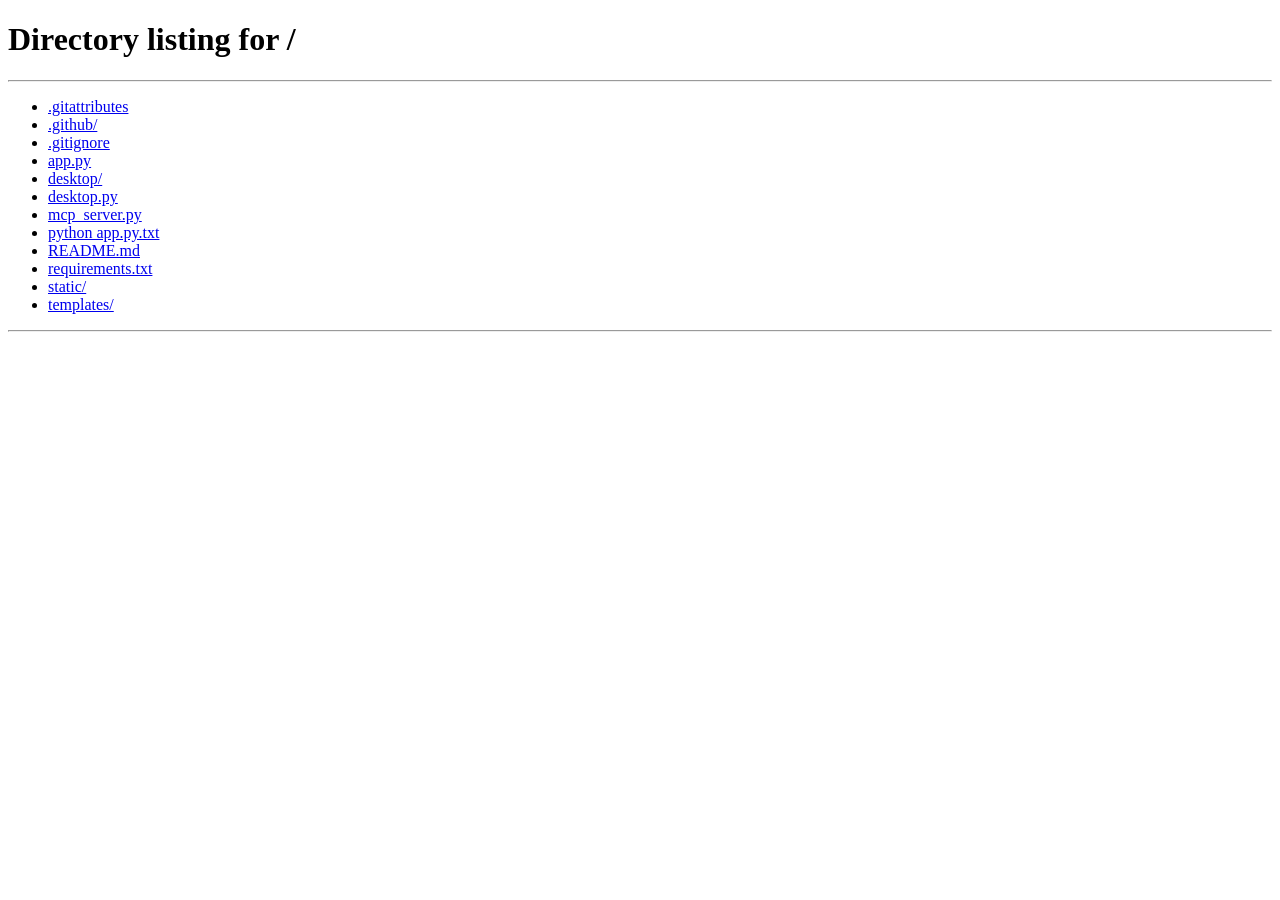
<file: templates/download.html>
<!doctype html>
<html lang="en">
<head>
<meta charset="utf-8">
<meta name="viewport" content="width=device-width, initial-scale=1">
<title>Download — Video Downloader</title>
<link rel="icon" type="image/png" href="/static/icon.png">
<meta name="description" content="Pick a quality, trim your clip and download an edit-ready file.">
<link rel="preconnect" href="https://fonts.googleapis.com">
<link rel="preconnect" href="https://fonts.gstatic.com" crossorigin>
<link href="https://fonts.googleapis.com/css2?family=Inter:wght@400;500;600;700;800&family=JetBrains+Mono:wght@500&display=swap" rel="stylesheet">
<style>
:root{
  --bg:#ffffff; --fg:#111111; --muted:#8a8a8a; --muted-2:#5c5c5c;
  --surface:#f4f4f4; --surface-2:#ebebeb; --line:#e6e6e6; --card:#ffffff;
  --inverse:#111111; --on-inverse:#ffffff;
  --font:"Inter",system-ui,-apple-system,"Segoe UI",Roboto,sans-serif;
  --mono:"JetBrains Mono",ui-monospace,SFMono-Regular,Menlo,monospace;
  color-scheme:light;
}
@media (prefers-color-scheme: dark){
  :root:not([data-theme="light"]){
    --bg:#0b0b0b; --fg:#f2f2f2; --muted:#8d8d8d; --muted-2:#b3b3b3;
    --surface:#161616; --surface-2:#222222; --line:#262626; --card:#0f0f0f;
    --inverse:#f2f2f2; --on-inverse:#0b0b0b; color-scheme:dark;
  }
}
:root[data-theme="dark"]{
  --bg:#0b0b0b; --fg:#f2f2f2; --muted:#8d8d8d; --muted-2:#b3b3b3;
  --surface:#161616; --surface-2:#222222; --line:#262626; --card:#0f0f0f;
  --inverse:#f2f2f2; --on-inverse:#0b0b0b; color-scheme:dark;
}
*{box-sizing:border-box;margin:0;padding:0}
html{-webkit-text-size-adjust:100%}
body{font-family:var(--font);background:var(--bg);color:var(--fg);font-size:14px;line-height:1.5;-webkit-font-smoothing:antialiased;overflow-x:hidden}
a{color:inherit;text-decoration:none}
button,input,select{font:inherit;color:inherit}
button{background:none;border:0;cursor:pointer}
svg{display:block}
.sr{position:absolute;width:1px;height:1px;overflow:hidden;clip:rect(0 0 0 0);white-space:nowrap}
:focus-visible{outline:2px solid var(--fg);outline-offset:2px;border-radius:8px}
.mono{font-family:var(--mono)}

/* buttons */
.btn{display:inline-flex;align-items:center;justify-content:center;gap:7px;height:40px;padding:0 16px;border-radius:999px;font-size:13.5px;font-weight:600;white-space:nowrap;transition:transform .15s,opacity .15s,background .15s}
.btn:active{transform:scale(.97)}
.btn svg{width:15px;height:15px}
.btn-dark{background:var(--inverse);color:var(--on-inverse)}
.btn-dark:hover{opacity:.86}
.btn-gray{background:var(--surface);color:var(--fg)}
.btn-gray:hover{background:var(--surface-2)}
.btn-white{background:var(--card);border:1px solid var(--line)}
.btn-white:hover{background:var(--surface-2)}
.btn-ghost{color:var(--muted-2)}
.btn-ghost:hover{color:var(--fg);background:var(--surface-2)}
.btn-sm{height:32px;padding:0 13px;font-size:12.5px}
.icon-btn{width:34px;height:34px;border-radius:999px;display:grid;place-items:center;color:var(--muted-2);flex:none}
.icon-btn:hover{background:var(--surface-2);color:var(--fg)}
.icon-btn svg{width:16px;height:16px}
.icon-btn.white{background:var(--card);border:1px solid var(--line)}

/* nav */
.nav{position:sticky;top:0;z-index:50;background:color-mix(in srgb,var(--bg) 82%,transparent);backdrop-filter:saturate(1.6) blur(14px);-webkit-backdrop-filter:saturate(1.6) blur(14px);border-bottom:1px solid var(--line)}
.nav-in{max-width:var(--page);margin:0 auto;padding:0 var(--gutter);height:60px;display:flex;align-items:center;gap:28px}
.brand{display:flex;align-items:center;gap:10px;font-weight:700;letter-spacing:-.02em;font-size:15px}
.brand-mark{width:28px;height:28px;border-radius:8px;background:var(--inverse);color:var(--on-inverse);display:grid;place-items:center}
.brand-mark svg{width:15px;height:15px}
.nav-links{display:flex;gap:22px;font-size:13px;font-weight:500;color:var(--muted-2)}
.nav-links a:hover{color:var(--fg)}
.nav-right{margin-left:auto;display:flex;align-items:center;gap:8px}
.status{display:inline-flex;align-items:center;gap:6px;height:32px;padding:0 12px;border-radius:999px;background:var(--surface);font-size:12px;font-weight:500;color:var(--muted-2)}
.dot{width:6px;height:6px;border-radius:50%;background:#22c55e;box-shadow:0 0 0 3px color-mix(in srgb,#22c55e 20%,transparent)}

/* layout: a wide, centred page that grows with large screens */
/* Desktop size tiers
   small laptop  <1280   full width, 360 panel
   standard      1280+   1360 page, 380 panel
   large         1440+   1520 page, 420 panel
   extra-large   1920+   1800 page, 460 panel, roomier cards
   ultra-wide    2400+   2160 page, 500 panel */
:root{--page:100%;--side:360px;--gap:16px;--gutter:24px;--pad:18px;--tile:156px}
@media (min-width:1280px){:root{--page:1360px;--side:380px;--gap:18px;--gutter:28px;--tile:164px}}
@media (min-width:1440px){:root{--page:1520px;--side:420px;--gap:20px;--gutter:32px;--tile:172px}}
@media (min-width:1920px){:root{--page:1800px;--side:460px;--gap:24px;--gutter:40px;--pad:22px;--tile:188px}}
@media (min-width:2400px){:root{--page:2160px;--side:500px;--gap:28px;--gutter:48px;--pad:24px;--tile:204px}}
.app{max-width:var(--page);margin:0 auto;padding:calc(var(--gap) + 8px) var(--gutter);display:grid;grid-template-columns:minmax(0,1fr) var(--side);gap:var(--gap);align-items:start}
.col{display:flex;flex-direction:column;gap:var(--gap);min-width:0}
@media (min-width:1001px){.card{padding:var(--pad)}}
/* the player never gets taller than the screen allows */
/* Full card width always; the height is capped so the whole player fits on screen, and the
   video is centred in it (black side bars on very wide screens instead of a gap on the right). */
.player{width:100%;max-height:min(70vh,820px)}
/* Video information + Transcript share a row when there's room */
.duo{display:grid;grid-template-columns:1fr;gap:var(--gap);align-items:start}
@media (min-width:1280px){
  .duo{grid-template-columns:minmax(0,1fr) minmax(0,1fr)}
  .duo .stats{grid-template-columns:1fr 1fr}
}
.card{background:var(--surface);border-radius:24px;padding:18px}

/* source header */
.src{display:flex;align-items:flex-start;gap:12px}
.src-ic{width:42px;height:42px;border-radius:12px;background:#ff3b30;display:grid;place-items:center;flex:none}
.src-ic svg{width:17px;height:17px;margin-left:2px}
.src-txt{flex:1;min-width:0}
.platform{font-size:12px;font-weight:600;color:var(--muted)}
.title{font-size:17px;font-weight:700;letter-spacing:-.02em;line-height:1.25;margin-top:1px;overflow:hidden;display:-webkit-box;-webkit-line-clamp:2;-webkit-box-orient:vertical}
.meta{font-size:12px;color:var(--muted);margin-top:3px;display:flex;flex-wrap:wrap;gap:4px 8px}
.meta i{font-style:normal;opacity:.5}
.src-actions{display:flex;gap:6px}

/* player */
.player{position:relative;margin-top:16px;aspect-ratio:16/9;border-radius:16px;overflow:hidden;background:
  radial-gradient(120% 90% at 82% 100%,#ff8a5b 0%,transparent 55%),radial-gradient(90% 80% at 10% 0%,#3a7bd5 0%,transparent 60%),linear-gradient(160deg,#141832,#2b2140 60%,#4a2a3a)}
.player video{position:absolute;inset:0;width:100%;height:100%;object-fit:contain;background:transparent}
.player.has-src{background:#000}
.big-play{position:absolute;inset:0;margin:auto;width:60px;height:60px;border-radius:50%;background:#fff;display:grid;place-items:center;box-shadow:0 8px 24px rgba(0,0,0,.25);transition:transform .15s,opacity .2s;z-index:2}
.big-play:hover{transform:scale(1.06)}
.big-play svg{width:20px;height:20px;margin-left:3px;color:#111}
.player.playing .big-play{opacity:0;pointer-events:none}
.p-badge{position:absolute;top:12px;left:12px;z-index:2;font-size:10.5px;font-weight:700;color:#fff;background:rgba(0,0,0,.45);padding:4px 8px;border-radius:7px;letter-spacing:.03em;backdrop-filter:blur(6px)}
/* player controls: timeline + a row of round buttons, over a soft shade at the bottom */
.pc{position:absolute;left:0;right:0;bottom:0;z-index:3;padding:40px 14px 12px;color:#fff;
  background:linear-gradient(to top,rgba(0,0,0,.62),rgba(0,0,0,.28) 55%,transparent);transition:opacity .25s}
.player:not(.has-src) .pc{display:none}
.player.playing.idle .pc{opacity:0}
.player.playing.idle{cursor:none}
.pc-bar{position:relative;height:16px;display:flex;align-items:center;cursor:pointer;margin:0 4px 6px;outline:none;touch-action:none}
.pc-track{position:relative;width:100%;height:4px;border-radius:4px;background:rgba(255,255,255,.28);overflow:hidden;transition:height .12s}
.pc-buf,.pc-fill{position:absolute;left:0;top:0;bottom:0;width:0}
.pc-buf{background:rgba(255,255,255,.45)}
.pc-fill{background:#ff3b30}
.pc-knob{position:absolute;top:50%;left:0;width:13px;height:13px;margin:-6.5px 0 0 -6.5px;border-radius:50%;background:#ff3b30;box-shadow:0 0 0 2px rgba(0,0,0,.15);transform:scale(.85);transition:transform .12s}
.pc-bar:hover .pc-track,.pc-bar.drag .pc-track,.pc-bar:focus-visible .pc-track{height:6px}
.pc-bar:hover .pc-knob,.pc-bar.drag .pc-knob,.pc-bar:focus-visible .pc-knob{transform:scale(1.15)}
.pc-tip{position:absolute;bottom:20px;left:0;transform:translateX(-50%);padding:4px 8px;border-radius:7px;background:rgba(0,0,0,.78);font:600 11.5px/1 var(--mono);white-space:nowrap;opacity:0;pointer-events:none;transition:opacity .12s}
.pc-bar:hover .pc-tip,.pc-bar.drag .pc-tip{opacity:1}
.pc-row{display:flex;align-items:center;gap:8px}
.pc-gap{flex:1}
.pc-btn,.pc-pill{height:38px;border-radius:999px;background:rgba(18,18,18,.55);border:1px solid rgba(255,255,255,.12);backdrop-filter:blur(10px);-webkit-backdrop-filter:blur(10px);color:#fff}
.pc-btn{width:38px;display:grid;place-items:center;flex:none}
.pc-btn:hover,.pc-pill:hover{background:rgba(40,40,40,.7)}
.pc-btn svg{width:18px;height:18px}
.pc-btn-flat{background:none;border:0;backdrop-filter:none;-webkit-backdrop-filter:none;width:36px;height:36px}
.pc-btn-flat:hover{background:none}
.pc-pill{display:inline-flex;align-items:center;gap:6px;padding:0 14px;font:600 12.5px/1 var(--mono);white-space:nowrap}
.pc-time{font-variant-numeric:tabular-nums}
.pc-vol{padding:0 12px 0 1px;gap:0}
.pc-vol input{width:0;opacity:0;transition:width .2s,opacity .2s;accent-color:#fff;cursor:pointer}
.pc-vol:hover input,.pc-vol:focus-within input{width:78px;opacity:1;margin-left:4px}
.i-pause,.player.playing .i-play{display:none}
.player.playing .i-pause{display:block}
.i-mute,.player.muted .i-vol{display:none}
.player.muted .i-mute{display:block}
.i-exit,.player.full .i-full{display:none}
.player.full .i-exit{display:block}
.pc-q{padding:0 10px 0 12px;cursor:pointer}
.pc-q:has(select[hidden]){display:none}
.pc-q svg{width:16px;height:16px;flex:none}
.pc-q select{appearance:none;-webkit-appearance:none;background:none;border:0;color:#fff;font:600 12.5px/1 inherit;cursor:pointer;outline:none;padding-right:2px}
.pc-q option{color:#000;background:#fff}
.player.full{border-radius:0;max-height:none;aspect-ratio:auto;width:100%;height:100%}
/* mini player: when the video plays while its spot is scrolled away, it docks bottom-right */
.player-slot{position:relative;margin-top:16px}
.player-slot > .player{margin-top:0}
.player.mini{position:fixed;right:24px;bottom:24px;z-index:70;margin:0;width:min(var(--mini-w,400px),calc(100vw - 32px));aspect-ratio:16/9;max-height:none;
  border-radius:14px;box-shadow:0 22px 60px rgba(0,0,0,.55),0 0 0 1px rgba(255,255,255,.08);animation:miniIn .22s ease-out}
@keyframes miniIn{from{opacity:0;transform:translateY(16px) scale(.96)}}
.player.mini .p-badge,.player.mini .pc-vol{display:none}
.player.mini .pc-q{padding:0 8px 0 9px;gap:4px}
.player.mini .pc-q svg{width:14px;height:14px}
.player.mini .pc-q select{font-size:11.5px;max-width:120px}
/* resize corner (top-left, since the mini player is pinned to the bottom-right) */
.mini-grip{position:absolute;top:0;left:0;z-index:5;width:26px;height:26px;display:none;cursor:nwse-resize;touch-action:none}
.mini-grip::before{content:"";position:absolute;top:7px;left:7px;width:11px;height:11px;border-top:2.5px solid rgba(255,255,255,.9);border-left:2.5px solid rgba(255,255,255,.9);border-top-left-radius:4px;filter:drop-shadow(0 1px 2px rgba(0,0,0,.6))}
.player.mini .mini-grip{display:block}
.player.mini.playing.idle .mini-grip{opacity:0}
.player.mini.resizing{animation:none;transition:none;user-select:none}
.player.mini.resizing video{pointer-events:none}
.player.mini .big-play{width:46px;height:46px}
.player.mini .pc{padding:26px 8px 8px}
.player.mini .pc-row{gap:6px}
.player.mini .pc-btn,.player.mini .pc-pill{height:32px}
.player.mini .pc-btn{width:32px}
.player.mini .pc-btn svg{width:15px;height:15px}
.player.mini .pc-pill{padding:0 10px;font-size:11.5px}
.mini-bar{position:absolute;top:8px;right:8px;z-index:4;display:none;gap:6px}
.player.mini .mini-bar{display:flex}
.mini-bar .pc-btn{width:32px;height:32px}
.mini-bar .pc-btn svg{width:15px;height:15px}
.player.mini.playing.idle .mini-bar{opacity:0;transition:opacity .25s}
body.has-mini .toasts{bottom:calc(24px + min(var(--mini-w,400px), 100vw - 32px) * 9 / 16 + 14px)}
@media (max-width:1000px){.player.mini{right:16px;bottom:88px}
  body.has-mini .toasts{bottom:calc(88px + min(var(--mini-w,400px), 100vw - 32px) * 9 / 16 + 14px)}}
.player.full .pc{padding:56px 24px 18px}
@media (max-width:520px){.pc{padding:30px 8px 8px}.pc-row{gap:6px}.pc-btn,.pc-pill{height:34px}.pc-btn{width:34px}.pc-pill{padding:0 10px}.pc-q{display:none}}

/* trim */
.trim-head{display:flex;align-items:center;justify-content:space-between;gap:12px;margin-top:20px}
.trim-head .lbl{display:flex;align-items:center;gap:8px;font-weight:600;font-size:14px}
.ic-tile{width:28px;height:28px;border-radius:8px;background:var(--card);border:1px solid var(--line);display:grid;place-items:center;flex:none}
.ic-tile svg{width:14px;height:14px}
.help{width:18px;height:18px;border-radius:50%;border:1px solid var(--line);display:grid;place-items:center;font-size:10.5px;font-weight:700;color:var(--muted);cursor:help;position:relative}
.help:hover::after,.help:focus::after{content:attr(data-tip);position:absolute;left:50%;bottom:calc(100% + 8px);transform:translateX(-50%);width:220px;background:#1a1a1a;color:#fff;font-size:11.5px;font-weight:500;line-height:1.4;padding:8px 10px;border-radius:10px;z-index:10;text-align:left}
.sel-info{font-size:12px;color:var(--muted)}
.sel-info b{color:var(--fg);font-weight:600}

.tl-wrap{margin-top:34px;position:relative;touch-action:none;user-select:none;-webkit-user-select:none}
.tl{position:relative;height:52px;border-radius:12px;overflow:hidden;background:var(--card);border:1px solid var(--line);display:flex}
.tl .frame{flex:1;border-right:1px solid rgba(0,0,0,.08)}
.shade{position:absolute;top:0;bottom:0;background:color-mix(in srgb,var(--bg) 70%,transparent);pointer-events:none}
.range{position:absolute;top:-2px;bottom:-2px;border:2px solid var(--fg);border-radius:12px;pointer-events:none}
.handle{position:absolute;top:-2px;bottom:-2px;width:18px;margin-left:-9px;cursor:ew-resize;display:grid;place-items:center;z-index:3}
.handle::before{content:"";width:12px;height:100%;border-radius:6px;background:var(--fg);box-shadow:0 2px 6px rgba(0,0,0,.2)}
.handle::after{content:"";position:absolute;width:2px;height:16px;border-radius:2px;background:var(--on-inverse)}
.handle .tag{position:absolute;bottom:calc(100% + 8px);left:50%;transform:translateX(-50%);font-family:var(--mono);font-size:10.5px;font-weight:500;background:var(--inverse);color:var(--on-inverse);padding:3px 7px;border-radius:6px;white-space:nowrap;pointer-events:none}
.handle:focus-visible{outline:none}
.handle:focus-visible::before{box-shadow:0 0 0 3px color-mix(in srgb,var(--fg) 30%,transparent)}
.playhead{position:absolute;top:-6px;bottom:-6px;width:2px;margin-left:-1px;background:#ff3b30;border-radius:2px;z-index:2;pointer-events:none;display:none}
.tl-scale{display:flex;justify-content:space-between;margin-top:8px;font-family:var(--mono);font-size:10.5px;color:var(--muted)}

.times{display:grid;grid-template-columns:repeat(3,minmax(0,1fr)) auto auto;gap:8px;margin-top:16px;align-items:end}
.field label{display:block;font-size:11.5px;font-weight:600;color:var(--muted-2);margin-bottom:6px}
.inp{display:flex;align-items:center;gap:8px;height:40px;padding:0 12px;border-radius:12px;background:var(--card);border:1px solid var(--line);transition:border-color .15s}
.inp:focus-within{border-color:var(--fg)}
.inp svg{width:14px;height:14px;color:var(--muted);flex:none}
.inp input{width:100%;min-width:0;border:0;background:transparent;outline:none;font-family:var(--mono);font-size:13px}
.inp.ro{background:var(--surface-2);border-color:transparent}
.inp.bad{border-color:#ff3b30}

/* info */
.info-head{display:flex;align-items:center;gap:10px;font-weight:600;font-size:14px}
.stats{display:grid;grid-template-columns:repeat(4,minmax(0,1fr));gap:8px;margin-top:14px}
.stat{background:var(--card);border-radius:14px;padding:12px;display:flex;gap:10px;align-items:flex-start;min-width:0}
.stat .ic-tile{background:var(--surface);border:0}
.stat small{display:block;font-size:11px;color:var(--muted)}
.stat b{display:block;font-size:13px;font-weight:600;white-space:nowrap;overflow:hidden;text-overflow:ellipsis}
.stat > div{min-width:0}

/* panel */
.panel{position:sticky;top:76px;max-height:calc(100vh - 92px);display:flex;flex-direction:column;padding:0;overflow:hidden}
.panel-scroll{overflow:auto;padding:14px 14px 4px;overscroll-behavior:contain;scrollbar-width:thin}
.seg{display:flex;background:var(--surface-2);border-radius:999px;padding:3px}
.seg button{flex:1;display:inline-flex;align-items:center;justify-content:center;gap:6px;height:34px;border-radius:999px;font-size:12.5px;font-weight:600;color:var(--muted-2)}
.seg button svg{width:14px;height:14px}
.seg button.on{background:var(--card);color:var(--fg);box-shadow:0 1px 3px rgba(0,0,0,.08)}
.p-title{font-size:20px;font-weight:700;letter-spacing:-.03em;margin-top:18px}
.p-sub{font-size:12.5px;color:var(--muted);margin-top:2px}
.group{font-size:10.5px;font-weight:700;letter-spacing:.08em;text-transform:uppercase;color:var(--muted);margin:18px 2px 8px}
.rows{display:flex;flex-direction:column;gap:6px}
.row{display:flex;align-items:center;gap:12px;padding:10px 10px 10px 12px;border-radius:14px;background:var(--card);border:1.5px solid transparent;cursor:pointer;transition:border-color .15s,background .15s;text-align:left;width:100%}
.row:hover{border-color:var(--line)}
.row.on{border-color:var(--fg)}
.radio{width:18px;height:18px;border-radius:50%;border:1.5px solid var(--line);flex:none;display:grid;place-items:center;transition:border-color .15s}
.row.on .radio{border-color:var(--fg)}
.row.on .radio::after{content:"";width:9px;height:9px;border-radius:50%;background:var(--fg)}
.row .ic-tile{width:34px;height:34px;border-radius:10px;background:var(--surface);border:0}
.row .ic-tile svg{width:16px;height:16px}
.row-txt{flex:1;min-width:0}
.row-txt b{display:flex;align-items:center;gap:7px;font-size:13.5px;font-weight:600}
.row-txt small{display:block;font-size:11.5px;color:var(--muted);white-space:nowrap;overflow:hidden;text-overflow:ellipsis}
.best{font-size:9.5px;font-weight:700;background:var(--inverse);color:var(--on-inverse);padding:2px 7px;border-radius:999px;letter-spacing:.02em}
.size{font-size:12px;color:var(--muted-2);white-space:nowrap;font-variant-numeric:tabular-nums}
.row .icon-btn{width:32px;height:32px;border:1px solid var(--line)}

/* advanced */
.adv{margin-top:14px;background:var(--card);border-radius:16px}
.adv summary{list-style:none;display:flex;align-items:center;gap:10px;padding:12px 14px;font-weight:600;font-size:13.5px;cursor:pointer}
.adv summary::-webkit-details-marker{display:none}
.adv summary .chev{margin-left:auto;width:16px;height:16px;color:var(--muted);transition:transform .2s}
.adv[open] summary .chev{transform:rotate(180deg)}
.adv summary .ic-tile{width:26px;height:26px;background:var(--surface);border:0}
.adv-body{padding:0 14px 14px}
.selects{display:grid;grid-template-columns:1fr 1fr;gap:8px}
.selects label{display:block;font-size:11.5px;font-weight:600;color:var(--muted-2);margin-bottom:6px}
.sel{position:relative}
.sel select{appearance:none;-webkit-appearance:none;width:100%;height:40px;padding:0 32px 0 12px;border-radius:12px;background:var(--surface);border:1px solid transparent;font-size:13px;font-weight:500;cursor:pointer;outline:none}
.sel select:focus{border-color:var(--fg)}
.sel svg{position:absolute;right:10px;top:50%;transform:translateY(-50%);width:14px;height:14px;color:var(--muted);pointer-events:none}
.hint{font-size:11.5px;color:var(--muted);margin-top:8px;line-height:1.45}
.er{display:flex;gap:12px;align-items:flex-start;margin-top:12px;padding:12px;border-radius:12px;background:var(--surface);cursor:pointer}
.er b{display:block;font-size:12.5px}
.er small{display:block;font-size:11.5px;color:var(--muted);line-height:1.45;margin-top:2px}
.er > div{flex:1}
.switch{width:36px;height:20px;border-radius:999px;background:var(--surface-2);position:relative;flex:none;transition:background .2s;margin-top:2px;border:1px solid var(--line)}
.switch::after{content:"";position:absolute;top:2px;left:2px;width:14px;height:14px;border-radius:50%;background:#fff;box-shadow:0 1px 2px rgba(0,0,0,.25);transition:transform .2s}
.er[aria-checked="true"] .switch{background:var(--inverse);border-color:var(--inverse)}
.er[aria-checked="true"] .switch::after{transform:translateX(16px);background:var(--on-inverse)}

/* panel footer */
.p-foot{padding:12px 14px 14px;background:var(--surface);border-top:1px solid var(--line)}
.main-dl{width:100%;height:50px;font-size:14.5px;justify-content:space-between;padding:0 8px 0 20px}
.main-dl .l{display:flex;align-items:center;gap:9px}
.main-dl .r{font-size:12.5px;font-weight:600;background:color-mix(in srgb,var(--on-inverse) 14%,transparent);padding:6px 12px;border-radius:999px;font-variant-numeric:tabular-nums}
.p-note{font-size:11px;color:var(--muted);text-align:center;margin-top:8px}

/* frame/thumb panes */
.pane[hidden]{display:none}
.big-tc{margin-top:14px;background:var(--card);border-radius:14px;padding:14px;display:flex;align-items:center;justify-content:space-between}
.big-tc small{font-size:11.5px;color:var(--muted)}
.big-tc b{font-family:var(--mono);font-size:20px;font-weight:500}
.step-btns{display:flex;gap:6px}
.thumb-prev{margin-top:14px;aspect-ratio:16/9;border-radius:14px;overflow:hidden;background:
  radial-gradient(120% 90% at 82% 100%,#ff8a5b 0%,transparent 55%),radial-gradient(90% 80% at 10% 0%,#3a7bd5 0%,transparent 60%),linear-gradient(160deg,#141832,#2b2140 60%,#4a2a3a)}

/* back + footer */
.back{display:flex;justify-content:center;padding:28px 20px 80px}
footer{border-top:1px solid var(--line);padding:22px 20px 28px;text-align:center}
.disc{display:inline-flex;gap:8px;align-items:flex-start;font-size:12px;color:var(--muted);max-width:620px;text-align:left}
.disc svg{width:14px;height:14px;flex:none;margin-top:1px}
.f-links{display:flex;justify-content:center;flex-wrap:wrap;gap:6px 18px;margin-top:12px;font-size:12px;font-weight:500;color:var(--muted-2)}
.f-links a:hover{color:var(--fg)}

/* toast */
/* toasts: a list of dark cards in the bottom-right, newest at the bottom. */
.toasts{position:fixed;right:24px;bottom:24px;width:min(420px,calc(100% - 32px));z-index:80;margin:0;padding:0;list-style:none;
  display:flex;flex-direction:column-reverse;pointer-events:none}
.toast{--tc:#3b82f6;display:flex;align-items:flex-start;gap:14px;margin-top:12px;max-height:240px;
  background:#0b0b0b;color:#fff;border:1px solid rgba(255,255,255,.12);border-radius:14px;padding:16px 14px 16px 18px;
  box-shadow:0 12px 32px rgba(0,0,0,.35);overflow:hidden;box-sizing:border-box;pointer-events:auto;
  transition:transform .35s cubic-bezier(.2,.8,.2,1),opacity .3s,max-height .3s,margin .3s,padding .3s,border-width .3s}
.toast.enter{opacity:0;transform:translateX(32px)}
.toast.out{opacity:0;transform:translateX(32px);pointer-events:none}
.toast.gone{max-height:0;margin-top:0;padding-top:0;padding-bottom:0;border-width:0}
.toast .t-ic{flex:none;width:24px;height:24px;color:var(--tc);margin-top:1px}
.toast .t-ic svg{width:24px;height:24px;display:block}
.toast .t-ic .spin{animation:tspin .9s linear infinite;transform-origin:50% 50%}
@keyframes tspin{to{transform:rotate(360deg)}}
.toast .t-body{flex:1;min-width:0;display:grid;gap:4px}
.toast .t-title{font-size:15px;font-weight:600;line-height:1.35;overflow-wrap:anywhere}
.toast .t-msg{font-size:14px;color:#a3a3a3;line-height:1.45;overflow-wrap:anywhere}
.toast .t-msg:empty{display:none}
.toast .t-bar{height:4px;margin-top:6px;border-radius:4px;background:rgba(255,255,255,.12);overflow:hidden}
.toast .t-bar i{display:block;height:100%;background:var(--tc);border-radius:4px;transition:width .4s}
.toast .t-act{justify-self:start;margin-top:8px;font:600 13px/1 inherit;color:#fff;background:#1f1f1f;border:1px solid rgba(255,255,255,.16);border-radius:8px;padding:7px 12px;cursor:pointer}
.toast .t-act:hover{background:#2a2a2a}
.toast .t-x{flex:none;display:grid;place-items:center;width:28px;height:28px;margin:-3px -2px 0 0;padding:0;border:0;border-radius:8px;background:none;color:#a3a3a3;cursor:pointer}
.toast .t-x:hover{color:#fff;background:rgba(255,255,255,.08)}
.toast .t-x svg{width:16px;height:16px}
/* blue: info and downloading · yellow: waiting/preparing · purple: cutting/converting · green: done · red: error */
.toast.ok{--tc:#22c55e}.toast.error{--tc:#ef4444}.toast.wait{--tc:#eab308}.toast.work{--tc:#a855f7}

/* responsive */
@media (max-width:1000px){
  .nav-links,.status{display:none}
  .app{grid-template-columns:1fr;padding:20px}
  .nav-in{padding:0 20px}
  .gal-wrap{padding:0 20px 8px}
  .panel{position:relative;top:0;max-height:none;overflow:visible}
  .panel-scroll{overflow:visible}
  .p-foot{position:sticky;bottom:0;border-radius:0 0 24px 24px;z-index:5;box-shadow:0 -10px 24px -12px rgba(0,0,0,.12)}
  .toasts{bottom:96px;right:16px}
}
@media (max-width:720px){
  .times{grid-template-columns:repeat(3,minmax(0,1fr))}
  .times .btn{grid-column:span 3;height:42px}
  .times .btn-ghost{grid-column:span 3}
  .stats{grid-template-columns:1fr 1fr}
}
@media (max-width:520px){
  .app{padding:14px 12px 16px;gap:12px}
  .col,.duo{gap:12px}
  .nav-in{padding:0 14px}
  .sc-foot .grp{width:100%}
  .sc-foot .sc-q{flex:1;min-width:0}
  .sc-foot #scZip{width:100%}
  .card{padding:14px;border-radius:20px}
  .panel{padding:0}
  .src-actions .icon-btn:last-child{display:none}
  .title{font-size:15.5px}
  .times{grid-template-columns:1fr 1fr}
  .times .field:nth-child(3){grid-column:span 2}
  .times .btn,.times .btn-ghost{grid-column:span 2}
  .nav .btn-start{display:none}
  .seg button span{display:none}
  .seg button.on span{display:inline}
  .selects{grid-template-columns:1fr}
}
@media (prefers-reduced-motion:reduce){*{transition:none!important;animation:none!important}}

/* ---------- backend states ---------- */
[hidden]{display:none!important}
.state{max-width:620px;margin:56px auto 24px;padding:0 20px;text-align:center}
.state .card{padding:36px 24px}
.spinner{width:34px;height:34px;margin:0 auto 18px;border-radius:50%;border:3px solid var(--surface-2);border-top-color:var(--fg);animation:spin .8s linear infinite}
@keyframes spin{to{transform:rotate(360deg)}}
.state h1{font-size:22px;font-weight:700;letter-spacing:-.03em}
.state p{font-size:13.5px;color:var(--muted);margin-top:6px;overflow-wrap:anywhere}
.state .url-line{font-family:var(--mono);font-size:12px;margin-top:12px;color:var(--muted-2);overflow-wrap:anywhere}
.err-ic{width:44px;height:44px;margin:0 auto 16px;border-radius:50%;background:color-mix(in srgb,#ff3b30 14%,transparent);color:#ff3b30;display:grid;place-items:center}
.err-ic svg{width:20px;height:20px}
.retry{display:flex;gap:6px;margin-top:22px;padding:5px;border-radius:999px;background:var(--card);border:1px solid var(--line)}
.retry input{flex:1;min-width:0;border:0;background:transparent;outline:none;padding:0 12px;font-size:13.5px}
.state-links{display:flex;justify-content:center;flex-wrap:wrap;gap:8px;margin-top:14px}
.btn[disabled],.row[aria-disabled="true"]{opacity:.45;pointer-events:none}
.note{font-size:12px;color:var(--muted);margin-top:14px;padding:10px 12px;border-radius:12px;background:var(--card)}
/* scenes */
.sc-bar{display:flex;flex-wrap:wrap;align-items:center;gap:10px;margin-top:12px}
.sc-bar .sel{min-width:190px}
/* Select all / Select none sit at the top right, above the scenes they act on */
.sc-pick{margin-left:auto;display:flex;align-items:center;gap:8px}
.sc-pick[hidden]{display:none}
.sc-pick .chip{height:36px;padding:0 14px;border-radius:999px;background:var(--surface-2);color:var(--fg);font-size:12.5px;font-weight:600}
.sc-pick .chip:hover{filter:brightness(1.08)}
.sc-grid{display:grid;grid-template-columns:repeat(auto-fill,minmax(var(--tile),1fr));gap:12px;margin-top:16px;max-height:min(620px,64vh);overflow:auto;padding:3px 6px 3px 3px;scrollbar-width:thin;overscroll-behavior:contain}
.sc{position:relative;border-radius:14px;background:var(--surface-2);padding:6px;cursor:pointer;border:2px solid transparent;text-align:left;color:var(--fg);user-select:none;-webkit-user-select:none}
.sc:focus-visible{outline:2px solid #3b82f6;outline-offset:2px}
.sc-note kbd{font:600 11px/1 var(--mono, monospace);padding:2px 5px;border-radius:5px;background:var(--surface-2);border:1px solid var(--line)}
.sc.on{border-color:var(--inverse)}
.sc.playing{border-color:#22c55e;box-shadow:0 0 0 3px rgba(34,197,94,.28)}
.sc.playing .go{background:#22c55e}
.sc img{display:block;width:100%;aspect-ratio:16/9;object-fit:cover;border-radius:9px;background:#000}
.sc b{display:block;font-size:12px;margin:6px 2px 0}
.sc small{display:block;font-size:11px;color:var(--muted);margin:1px 2px 2px;font-variant-numeric:tabular-nums}
.sc .tick{position:absolute;top:12px;left:12px;width:20px;height:20px;border-radius:6px;background:rgba(0,0,0,.55);border:2px solid #fff;display:grid;place-items:center;color:#fff}
.sc .tick svg{width:12px;height:12px;opacity:0}
.sc.on .tick{background:var(--inverse);color:var(--on-inverse);border-color:var(--inverse)}
.sc.on .tick svg{opacity:1}
.sc .go{position:absolute;top:12px;right:12px;width:24px;height:24px;border-radius:50%;background:rgba(0,0,0,.55);color:#fff;display:grid;place-items:center}
.sc .go svg{width:11px;height:11px}
.sc-foot{display:flex;flex-wrap:wrap;align-items:center;justify-content:space-between;gap:12px;margin-top:16px;padding-top:16px;border-top:1px solid var(--line)}
.sc-foot .grp{display:flex;flex-wrap:wrap;align-items:center;gap:8px}
.sc-foot .grp:last-child{margin-left:auto;justify-content:flex-end}
.sc-foot .chip{height:36px;padding:0 14px;border-radius:999px;background:var(--surface-2);color:var(--fg);font-size:12.5px;font-weight:600}
.sc-foot .chip:hover{filter:brightness(1.08)}
.sc-foot .check{display:flex;align-items:center;gap:8px;margin:0 0 0 6px;font-size:12.5px;color:var(--muted-2);cursor:pointer}
.sc-foot .count{font-size:12.5px;color:var(--muted);font-variant-numeric:tabular-nums;margin-right:4px}
.sc-foot .sc-q{min-width:220px}
.sc-foot .sc-q select{height:40px}
.sc-note{margin-top:12px;font-size:12px}
@media (max-width:520px){.sc-grid{grid-template-columns:repeat(2,minmax(0,1fr));gap:8px;max-height:70vh}}

/* gallery */
.gal-wrap{max-width:var(--page);margin:0 auto;padding:0 var(--gutter) 8px}
.gal-head{display:flex;align-items:center;justify-content:space-between;gap:12px;flex-wrap:wrap}
.gal-head h2{font-size:17px;font-weight:700;letter-spacing:-.02em}
.gal-head small{font-size:12px;color:var(--muted)}
.gal-grid{display:grid;grid-template-columns:repeat(auto-fill,minmax(180px,1fr));gap:10px;margin-top:16px}
.tile{position:relative;background:var(--card);border-radius:16px;overflow:hidden;display:flex;flex-direction:column}
.tile-vis{aspect-ratio:1;background:var(--surface-2);display:grid;place-items:center;overflow:hidden}
.tile-vis img,.tile-vis video{width:100%;height:100%;object-fit:cover;display:block}
.tile-vis svg{width:28px;height:28px;color:var(--muted)}
.tile-foot{display:flex;align-items:center;justify-content:space-between;gap:8px;padding:8px 8px 8px 12px;font-size:12px;font-weight:600}
.tile-foot small{display:block;font-size:11px;font-weight:500;color:var(--muted)}
.tile-kind{position:absolute;top:8px;left:8px;font-size:10px;font-weight:700;color:#fff;background:rgba(0,0,0,.5);padding:3px 7px;border-radius:6px}


/* full video / trimmed clip choice */
.scope{display:grid;grid-template-columns:1fr 1fr;gap:6px;margin-top:14px}
.scope button{display:flex;align-items:flex-start;gap:10px;padding:11px 12px;border-radius:14px;background:var(--card);border:1.5px solid transparent;text-align:left;transition:border-color .15s;min-width:0}
.scope button:hover{border-color:var(--line)}
.scope button.on{border-color:var(--fg)}
.scope button[disabled]{opacity:.45;cursor:not-allowed}
.scope b{display:block;font-size:13px;font-weight:600}
.scope small{display:block;font-size:11px;color:var(--muted);font-family:var(--mono);white-space:nowrap;overflow:hidden;text-overflow:ellipsis}
.scope span:last-child{min-width:0}
.chk{width:18px;height:18px;border-radius:6px;border:1.5px solid var(--line);display:grid;place-items:center;flex:none;margin-top:1px;transition:background .15s,border-color .15s}
.chk svg{width:12px;height:12px;color:var(--on-inverse);opacity:0}
.scope button.on .chk{background:var(--fg);border-color:var(--fg)}
.scope button.on .chk svg{opacity:1}
</style>
</head>
<body>

<!-- ============ NAV ============ -->
<header class="nav">
  <div class="nav-in">
    <a href="/" class="brand" aria-label="Video Downloader home">
      <span class="brand-mark"><svg viewBox="0 0 24 24" fill="none" stroke="currentColor" stroke-width="2.4" stroke-linecap="round" stroke-linejoin="round"><path d="M12 4v11M7 10l5 5 5-5M5 20h14"/></svg></span>
      Video Downloader
    </a>
    <nav class="nav-links" aria-label="Primary">
      <a href="/#features">Features</a>
      <a href="/#how">How it works</a>
      <a href="/#sites">Sites</a>
      <a href="/#faq">FAQ</a>
      <a href="/connect-ai">Connect AI</a>
    </nav>
    <div class="nav-right">
      <button class="icon-btn" id="themeBtn" aria-label="Toggle dark mode">
        <svg id="icMoon" viewBox="0 0 24 24" fill="none" stroke="currentColor" stroke-width="2" stroke-linecap="round" stroke-linejoin="round"><path d="M21 12.8A9 9 0 1 1 11.2 3a7 7 0 0 0 9.8 9.8z"/></svg>
        <svg id="icSun" viewBox="0 0 24 24" fill="none" stroke="currentColor" stroke-width="2" stroke-linecap="round" style="display:none"><circle cx="12" cy="12" r="4"/><path d="M12 2v2M12 20v2M4.9 4.9l1.4 1.4M17.7 17.7l1.4 1.4M2 12h2M20 12h2M4.9 19.1l1.4-1.4M17.7 6.3l1.4-1.4"/></svg>
      </button>
      <a href="/" class="btn btn-dark btn-sm btn-start">New download</a>
    </div>
  </div>
</header>

<!-- ============ LOADING ============ -->
<section class="state" id="loading">
  <div class="card">
    <div class="spinner" aria-hidden="true"></div>
    <h1>Reading the link…</h1>
    <p>Finding every quality, the sound and the thumbnail. This can take a few seconds.</p>
    <div class="url-line" id="loadUrl"></div>
  </div>
</section>

<!-- ============ ERROR ============ -->
<section class="state" id="errorBox" hidden>
  <div class="card">
    <div class="err-ic"><svg viewBox="0 0 24 24" fill="none" stroke="currentColor" stroke-width="2.4" stroke-linecap="round"><path d="M12 7v6M12 17h.01"/></svg></div>
    <h1>Couldn't read this link</h1>
    <p id="errMsg"></p>
    <form class="retry" id="retryForm" autocomplete="off">
      <label for="retryUrl" class="sr">Video link</label>
      <input id="retryUrl" type="url" placeholder="Paste another link…">
      <button class="btn btn-dark btn-sm" type="submit">Fetch</button>
    </form>
    <div class="state-links">
      <a class="btn btn-gray btn-sm" id="loginLink" href="/classic" hidden>Set up Login (classic interface)</a>
      <a class="btn btn-gray btn-sm" href="/">Back to home</a>
    </div>
  </div>
</section>

<main class="app" id="app" hidden>
  <!-- ============ LEFT ============ -->
  <div class="col">
    <section class="card" aria-labelledby="vTitle">
      <div class="src">
        <span class="src-ic" id="srcIc" aria-hidden="true"><svg viewBox="0 0 24 24"><path d="M7 4.5v15l13-7.5z" fill="#fff"/></svg></span>
        <div class="src-txt">
          <div class="platform" id="vPlatform"></div>
          <h1 class="title" id="vTitle"></h1>
          <div class="meta" id="vMeta"></div>
        </div>
        <div class="src-actions">
          <button class="icon-btn white" id="copyBtn" aria-label="Copy link" title="Copy link">
            <svg viewBox="0 0 24 24" fill="none" stroke="currentColor" stroke-width="2" stroke-linecap="round"><path d="M10 14a4 4 0 0 0 5.7 0l3-3a4 4 0 0 0-5.7-5.7l-1 1M14 10a4 4 0 0 0-5.7 0l-3 3a4 4 0 0 0 5.7 5.7l1-1"/></svg>
          </button>
          <a class="icon-btn white" id="openBtn" href="#" target="_blank" rel="noopener noreferrer" aria-label="Open original" title="Open original">
            <svg viewBox="0 0 24 24" fill="none" stroke="currentColor" stroke-width="2" stroke-linecap="round" stroke-linejoin="round"><path d="M14 4h6v6M20 4l-9 9M18 14v5a1 1 0 0 1-1 1H5a1 1 0 0 1-1-1V7a1 1 0 0 1 1-1h5"/></svg>
          </a>
        </div>
      </div>

      <div class="player" id="player">
        <video id="video" playsinline preload="metadata"></video>
        <div class="mini-grip" id="miniGrip" title="Drag to resize" aria-hidden="true"></div>
        <div class="mini-bar">
          <button class="pc-btn" id="miniBack" aria-label="Back to the player" title="Back to the player"><svg viewBox="0 0 24 24" fill="none" stroke="currentColor" stroke-width="2.2" stroke-linecap="round" stroke-linejoin="round"><path d="M15 4h5v5M20 4l-7 7M9 20H4v-5M4 20l7-7"/></svg></button>
          <button class="pc-btn" id="miniClose" aria-label="Close mini player" title="Stop and close"><svg viewBox="0 0 24 24" fill="none" stroke="currentColor" stroke-width="2.4" stroke-linecap="round"><path d="M6 6l12 12M18 6 6 18"/></svg></button>
        </div>
        <div class="pc" id="pc">
          <div class="pc-bar" id="pcBar" role="slider" aria-label="Seek" tabindex="0" aria-valuemin="0" aria-valuemax="0" aria-valuenow="0">
            <div class="pc-track"><div class="pc-buf" id="pcBuf"></div><div class="pc-fill" id="pcFill"></div></div>
            <div class="pc-knob" id="pcKnob"></div>
            <div class="pc-tip" id="pcTip">0:00</div>
          </div>
          <div class="pc-row">
            <button class="pc-btn" id="pcPlay" aria-label="Play (K)"><svg class="i-play" viewBox="0 0 24 24"><path d="M8 5.5v13l11-6.5z" fill="currentColor"/></svg><svg class="i-pause" viewBox="0 0 24 24"><path d="M7 5h3.5v14H7zM13.5 5H17v14h-3.5z" fill="currentColor"/></svg></button>
            <div class="pc-pill pc-vol">
              <button class="pc-btn pc-btn-flat" id="pcMute" aria-label="Mute (M)"><svg class="i-vol" viewBox="0 0 24 24" fill="none" stroke="currentColor" stroke-width="2" stroke-linecap="round" stroke-linejoin="round"><path d="M4 9.5h3.5L12 5.5v13l-4.5-4H4z" fill="currentColor"/><path d="M15.5 9a4 4 0 0 1 0 6M18 6.5a7.5 7.5 0 0 1 0 11"/></svg><svg class="i-mute" viewBox="0 0 24 24" fill="none" stroke="currentColor" stroke-width="2" stroke-linecap="round" stroke-linejoin="round"><path d="M4 9.5h3.5L12 5.5v13l-4.5-4H4z" fill="currentColor"/><path d="m16 9.5 5 5M21 9.5l-5 5"/></svg></button>
              <input type="range" id="pcVolume" min="0" max="1" step="0.05" value="1" aria-label="Volume">
            </div>
            <span class="pc-pill pc-time"><span id="pTime">0:00</span> / <span id="pDur">0:00</span></span>
            <span class="pc-gap"></span>
            <label class="pc-pill pc-q" title="Preview quality. Lower plays and seeks faster; it doesn't change the download."><svg viewBox="0 0 24 24" fill="none" stroke="currentColor" stroke-width="2" stroke-linecap="round" stroke-linejoin="round"><circle cx="12" cy="12" r="3"/><path d="M19.4 15a1.7 1.7 0 0 0 .3 1.8l.1.1a2 2 0 1 1-2.8 2.8l-.1-.1a1.7 1.7 0 0 0-1.8-.3 1.7 1.7 0 0 0-1 1.5V21a2 2 0 1 1-4 0v-.1a1.7 1.7 0 0 0-1.1-1.5 1.7 1.7 0 0 0-1.8.3l-.1.1a2 2 0 1 1-2.8-2.8l.1-.1a1.7 1.7 0 0 0 .3-1.8 1.7 1.7 0 0 0-1.5-1H3a2 2 0 1 1 0-4h.1a1.7 1.7 0 0 0 1.5-1.1 1.7 1.7 0 0 0-.3-1.8l-.1-.1a2 2 0 1 1 2.8-2.8l.1.1a1.7 1.7 0 0 0 1.8.3H9a1.7 1.7 0 0 0 1-1.5V3a2 2 0 1 1 4 0v.1a1.7 1.7 0 0 0 1 1.5 1.7 1.7 0 0 0 1.8-.3l.1-.1a2 2 0 1 1 2.8 2.8l-.1.1a1.7 1.7 0 0 0-.3 1.8V9a1.7 1.7 0 0 0 1.5 1H21a2 2 0 1 1 0 4h-.1a1.7 1.7 0 0 0-1.5 1z"/></svg><select id="pQuality" aria-label="Preview quality" hidden></select></label>
            <button class="pc-btn" id="pcFull" aria-label="Full screen (F)"><svg class="i-full" viewBox="0 0 24 24" fill="none" stroke="currentColor" stroke-width="2.2" stroke-linecap="round" stroke-linejoin="round"><path d="M4 9V4h5M20 9V4h-5M4 15v5h5M20 15v5h-5"/></svg><svg class="i-exit" viewBox="0 0 24 24" fill="none" stroke="currentColor" stroke-width="2.2" stroke-linecap="round" stroke-linejoin="round"><path d="M9 4v5H4M15 4v5h5M9 20v-5H4M15 20v-5h5"/></svg></button>
          </div>
        </div>
        <span class="p-badge" id="pBadge"></span>
        <button class="big-play" id="bigPlay" aria-label="Play preview"><svg viewBox="0 0 24 24"><path d="M7 4.5v15l13-7.5z" fill="currentColor"/></svg></button>
      </div>

      <div id="trimBlock" hidden>
        <div class="trim-head">
          <div class="lbl">
            <span class="ic-tile"><svg viewBox="0 0 24 24" fill="none" stroke="currentColor" stroke-width="2.2" stroke-linecap="round" stroke-linejoin="round"><circle cx="6" cy="7" r="2.5"/><circle cx="6" cy="17" r="2.5"/><path d="M8.2 8.3 20 18M8.2 15.7 20 6"/></svg></span>
            Trim clip
            <span class="help" tabindex="0" data-tip="Drag the handles or type exact times. Press I / O to set in and out at the playhead, and , / . to step one frame. Arrow keys nudge a focused handle by 1s (Shift: 10s).">?</span>
          </div>
          <div class="sel-info">Selected <b id="selLen"></b></div>
        </div>

        <div class="tl-wrap" id="tlWrap">
          <div class="tl" id="tl" aria-hidden="true"></div>
          <div class="shade" id="shadeL"></div>
          <div class="shade" id="shadeR"></div>
          <div class="range" id="range"></div>
          <div class="playhead" id="playhead"></div>
          <div class="handle" id="hIn" role="slider" tabindex="0" aria-label="Clip start"><span class="tag" id="tagIn"></span></div>
          <div class="handle" id="hOut" role="slider" tabindex="0" aria-label="Clip end"><span class="tag" id="tagOut"></span></div>
        </div>
        <div class="tl-scale"><span>0:00.00</span><span id="scaleEnd"></span></div>

        <div class="times">
          <div class="field">
            <label for="inStart">Start</label>
            <div class="inp"><svg viewBox="0 0 24 24" fill="none" stroke="currentColor" stroke-width="2" stroke-linecap="round"><circle cx="12" cy="12" r="9"/><path d="M12 7v5l3 2"/></svg><input id="inStart" inputmode="decimal" spellcheck="false"></div>
          </div>
          <div class="field">
            <label for="inEnd">End</label>
            <div class="inp"><svg viewBox="0 0 24 24" fill="none" stroke="currentColor" stroke-width="2" stroke-linecap="round"><circle cx="12" cy="12" r="9"/><path d="M12 7v5l3 2"/></svg><input id="inEnd" inputmode="decimal" spellcheck="false"></div>
          </div>
          <div class="field">
            <label for="inDur">Duration</label>
            <div class="inp ro"><input id="inDur" readonly tabindex="-1"></div>
          </div>
          <button class="btn btn-white" id="previewBtn"><svg viewBox="0 0 24 24"><path d="M7 4.5v15l13-7.5z" fill="currentColor"/></svg>Preview clip</button>
          <button class="btn btn-ghost" id="resetBtn"><svg viewBox="0 0 24 24" fill="none" stroke="currentColor" stroke-width="2.2" stroke-linecap="round" stroke-linejoin="round"><path d="M3 12a9 9 0 1 0 3-6.7L3 8"/><path d="M3 3v5h5"/></svg>Reset</button>
        </div>
      </div>
      <p class="note" id="trimNote" hidden></p>
    </section>

    <section class="card" aria-label="Split into scenes" id="scCard">
      <div class="info-head"><span class="ic-tile"><svg viewBox="0 0 24 24" fill="none" stroke="currentColor" stroke-width="2" stroke-linecap="round" stroke-linejoin="round"><rect x="3" y="5" width="18" height="14" rx="2"/><path d="M9 5v14M15 5v14"/></svg></span>Split into scenes</div>
      <p class="hint">Finds where the picture changes, then lets you download the scenes you pick as one ZIP.</p>
      <div class="sc-bar">
        <div class="sel"><select id="scSens" aria-label="Sensitivity">
          <option value="high">More scenes (sensitive)</option>
          <option value="normal" selected>Normal</option>
          <option value="low">Fewer scenes (big changes only)</option>
        </select><svg viewBox="0 0 24 24" fill="none" stroke="currentColor" stroke-width="2.2" stroke-linecap="round" stroke-linejoin="round"><path d="m6 9 6 6 6-6"/></svg></div>
        <button class="btn btn-dark" id="scFind">Find scenes</button>
        <span class="hint" id="scStatus" style="margin:0"></span>
        <div class="sc-pick" id="scPick" hidden>
          <button class="chip" id="scAll">Select all</button>
          <button class="chip" id="scNone">Select none</button>
        </div>
      </div>
      <div id="scResult" hidden>
        <div class="sc-grid" id="scGrid"></div>
        <div class="sc-foot">
          <div class="grp">
            <label class="check" style="margin-left:0"><input type="checkbox" id="scExact" checked> Frame-exact cuts</label>
          </div>
          <div class="grp">
            <span class="count" id="scCount"></span>
            <div class="sel sc-q"><select id="scQuality" aria-label="Scene clip quality"></select><svg viewBox="0 0 24 24" fill="none" stroke="currentColor" stroke-width="2.2" stroke-linecap="round" stroke-linejoin="round"><path d="m6 9 6 6 6-6"/></svg></div>
            <button class="btn btn-dark" id="scZip" disabled>Download selected (ZIP)</button>
          </div>
        </div>
        <p class="hint sc-note"><b>Tip:</b> click a scene, then hold <kbd>Shift</kbd> and click another to select (or unselect) every scene between them. Pick the clips' quality next to the download button (sizes are estimates for the scenes you selected). "For video editors" follows the Download panel. Frame-exact cuts start exactly on the scene change; turn it off for faster cuts that may begin up to 2 s early.</p>
      </div>
    </section>

    <div class="duo">
    <section class="card" aria-label="Video information">
      <div class="info-head"><span class="ic-tile"><svg viewBox="0 0 24 24" fill="none" stroke="currentColor" stroke-width="2.2" stroke-linecap="round"><circle cx="12" cy="12" r="9"/><path d="M12 11v5M12 8h.01"/></svg></span>Video information</div>
      <div class="stats">
        <div class="stat"><span class="ic-tile"><svg viewBox="0 0 24 24" fill="none" stroke="currentColor" stroke-width="2" stroke-linecap="round"><circle cx="12" cy="12" r="9"/><path d="M12 7v5l3 2"/></svg></span><div><small>Duration</small><b id="sDur">—</b></div></div>
        <div class="stat"><span class="ic-tile"><svg viewBox="0 0 24 24" fill="none" stroke="currentColor" stroke-width="2" stroke-linecap="round" stroke-linejoin="round"><rect x="3" y="4" width="18" height="12" rx="2"/><path d="M8 20h8M12 16v4"/></svg></span><div><small>Resolution</small><b id="sRes">—</b></div></div>
        <div class="stat"><span class="ic-tile"><svg viewBox="0 0 24 24" fill="none" stroke="currentColor" stroke-width="2" stroke-linecap="round" stroke-linejoin="round"><path d="M14 3H7a2 2 0 0 0-2 2v14a2 2 0 0 0 2 2h10a2 2 0 0 0 2-2V8z"/><path d="M14 3v5h5"/></svg></span><div><small>File size (best)</small><b id="sSize">—</b></div></div>
        <div class="stat"><span class="ic-tile"><svg viewBox="0 0 24 24" fill="none" stroke="currentColor" stroke-width="2" stroke-linecap="round"><path d="M10 14a4 4 0 0 0 5.7 0l3-3a4 4 0 0 0-5.7-5.7l-1 1M14 10a4 4 0 0 0-5.7 0l-3 3a4 4 0 0 0 5.7 5.7l1-1"/></svg></span><div><small>Source</small><b id="sSrc">—</b></div></div>
      </div>
    </section>

    <section class="card" aria-label="Transcript" id="trCard">
      <div class="info-head"><span class="ic-tile"><svg viewBox="0 0 24 24" fill="none" stroke="currentColor" stroke-width="2" stroke-linecap="round" stroke-linejoin="round"><path d="M5 4h14v16H5zM9 9h6M9 13h6M9 17h3"/></svg></span>Transcript</div>
      <p class="hint" id="trBody">Looking for captions…</p>
      <div id="trControls" hidden>
        <div style="display:flex;flex-wrap:wrap;align-items:center;gap:14px;margin-top:12px">
          <div class="sel" style="flex:1;min-width:200px"><select id="trLang" aria-label="Language"></select><svg viewBox="0 0 24 24" fill="none" stroke="currentColor" stroke-width="2.2" stroke-linecap="round" stroke-linejoin="round"><path d="m6 9 6 6 6-6"/></svg></div>
          <label class="hint" style="display:flex;align-items:center;gap:8px;margin:0;cursor:pointer"><input type="checkbox" id="trStamps"> Include timestamps</label>
        </div>
        <textarea id="trText" readonly rows="10" aria-label="Transcript text" style="width:100%;margin-top:12px;padding:10px 12px;border-radius:12px;border:0;background:var(--surface-2);color:var(--fg);font:13px/1.55 inherit;resize:vertical"></textarea>
        <div style="display:flex;gap:10px;margin-top:12px">
          <button class="btn btn-dark" id="trCopy" disabled>Copy transcript</button>
          <button class="btn" id="trSave" style="background:var(--surface-2);color:var(--fg)" disabled>Save as .txt</button>
          <span class="hint" id="trCount" style="align-self:center;margin:0"></span>
        </div>
      </div>
    </section>
    </div>
  </div>

  <!-- ============ RIGHT PANEL ============ -->
  <aside class="card panel" aria-label="Download options">
    <div class="panel-scroll">
      <div class="seg" role="tablist">
        <button class="on" role="tab" aria-selected="true" data-tab="download"><svg viewBox="0 0 24 24" fill="none" stroke="currentColor" stroke-width="2.2" stroke-linecap="round" stroke-linejoin="round"><path d="M12 4v11M7 10l5 5 5-5M5 20h14"/></svg><span>Download</span></button>
        <button role="tab" aria-selected="false" data-tab="frame"><svg viewBox="0 0 24 24" fill="none" stroke="currentColor" stroke-width="2" stroke-linecap="round" stroke-linejoin="round"><path d="M4 8V6a2 2 0 0 1 2-2h2M16 4h2a2 2 0 0 1 2 2v2M20 16v2a2 2 0 0 1-2 2h-2M8 20H6a2 2 0 0 1-2-2v-2"/><circle cx="12" cy="12" r="3"/></svg><span>Frame grab</span></button>
        <button role="tab" aria-selected="false" data-tab="thumb"><svg viewBox="0 0 24 24" fill="none" stroke="currentColor" stroke-width="2" stroke-linecap="round" stroke-linejoin="round"><rect x="3" y="5" width="18" height="14" rx="2"/><path d="m3 16 5-5 4 4 2-2 7 7"/></svg><span>Thumbnail</span></button>
      </div>

      <!-- Download pane -->
      <div class="pane" id="pane-download">
        <h2 class="p-title">Download video</h2>
        <p class="p-sub">Pick a quality and format. Trimmed clips are sized to your selection.</p>
        <div class="scope" role="radiogroup" aria-label="What to download">
          <button type="button" role="radio" aria-checked="true" data-scope="full" class="on">
            <span class="chk"><svg viewBox="0 0 24 24" fill="none" stroke="currentColor" stroke-width="3.4" stroke-linecap="round" stroke-linejoin="round"><path d="m5 12 5 5 9-10"/></svg></span>
            <span><b>Full video</b><small id="scopeFull">Whole video</small></span>
          </button>
          <button type="button" role="radio" aria-checked="false" data-scope="clip">
            <span class="chk"><svg viewBox="0 0 24 24" fill="none" stroke="currentColor" stroke-width="3.4" stroke-linecap="round" stroke-linejoin="round"><path d="m5 12 5 5 9-10"/></svg></span>
            <span><b>Trimmed clip</b><small id="scopeClip">Set start &amp; end</small></span>
          </button>
        </div>
        <div id="videoGroup"><div class="group">Video</div><div class="rows" id="videoRows"></div></div>
        <div id="audioGroup"><div class="group">Audio</div><div class="rows" id="audioRows"></div></div>

        <details class="adv">
          <summary>
            <span class="ic-tile"><svg viewBox="0 0 24 24" fill="none" stroke="currentColor" stroke-width="2" stroke-linecap="round" stroke-linejoin="round"><path d="M4 6h10M18 6h2M4 12h4M12 12h8M4 18h12M20 18h0"/><circle cx="16" cy="6" r="2"/><circle cx="10" cy="12" r="2"/><circle cx="18" cy="18" r="2"/></svg></span>
            Advanced options
            <svg class="chev" viewBox="0 0 24 24" fill="none" stroke="currentColor" stroke-width="2.2" stroke-linecap="round" stroke-linejoin="round"><path d="m6 9 6 6 6-6"/></svg>
          </summary>
          <div class="adv-body">
            <div id="cutBox">
              <label for="cut" style="display:block;font-size:11.5px;font-weight:600;color:var(--muted-2);margin-bottom:6px">Clip cut (used when trimmed)</label>
              <div class="sel"><select id="cut">
                <option value="fast">Fast (lossless)</option>
                <option value="exact">Frame-exact</option>
              </select><svg viewBox="0 0 24 24" fill="none" stroke="currentColor" stroke-width="2.2" stroke-linecap="round" stroke-linejoin="round"><path d="m6 9 6 6 6-6"/></svg></div>
              <p class="hint" id="cutHint"></p>
            </div>
            <div class="er" id="er" role="switch" aria-checked="true" tabindex="0">
              <div><b>Edit-ready file (H.264 + AAC)</b><small id="erHint"></small></div>
              <span class="switch"></span>
            </div>
          </div>
        </details>
      </div>

      <!-- Frame grab pane -->
      <div class="pane" id="pane-frame" hidden>
        <h2 class="p-title">Frame grab</h2>
        <p class="p-sub">Export the frame at the playhead at full resolution. Pause the preview or click the strip to move the playhead.</p>
        <div class="big-tc">
          <div><small>Playhead</small><b id="frameTc">0:00.00</b></div>
          <div class="step-btns">
            <button class="icon-btn white" id="fPrev" aria-label="Previous frame"><svg viewBox="0 0 24 24" fill="none" stroke="currentColor" stroke-width="2.4" stroke-linecap="round" stroke-linejoin="round"><path d="m15 6-6 6 6 6"/></svg></button>
            <button class="icon-btn white" id="fNext" aria-label="Next frame"><svg viewBox="0 0 24 24" fill="none" stroke="currentColor" stroke-width="2.4" stroke-linecap="round" stroke-linejoin="round"><path d="m9 6 6 6-6 6"/></svg></button>
          </div>
        </div>
        <div class="group">Format</div>
        <div class="rows" id="frameRows"></div>
        <p class="note" id="frameNote" hidden></p>
      </div>

      <!-- Thumbnail pane -->
      <div class="pane" id="pane-thumb" hidden>
        <h2 class="p-title">Thumbnail</h2>
        <p class="p-sub">Save the video's published cover image in a real size the site offers.</p>
        <div class="thumb-prev" id="thumbPrev"></div>
        <div class="group">Size</div>
        <div class="rows" id="thumbRows"><p class="hint">Checking available sizes…</p></div>
        <div class="selects" style="margin-top:12px;grid-template-columns:1fr">
          <div>
            <label for="thumbFmt">Save as</label>
            <div class="sel"><select id="thumbFmt">
              <option value="original">Original file</option>
              <option value="jpg">JPG (max quality)</option>
              <option value="png">PNG (lossless)</option>
            </select><svg viewBox="0 0 24 24" fill="none" stroke="currentColor" stroke-width="2.2" stroke-linecap="round" stroke-linejoin="round"><path d="m6 9 6 6 6-6"/></svg></div>
          </div>
        </div>
      </div>
    </div>

    <div class="p-foot">
      <button class="btn btn-dark main-dl" id="mainDl">
        <span class="l"><svg viewBox="0 0 24 24" fill="none" stroke="currentColor" stroke-width="2.4" stroke-linecap="round" stroke-linejoin="round"><path d="M12 4v11M7 10l5 5 5-5M5 20h14"/></svg><span id="dlLabel">Download</span></span>
        <span class="r" id="dlSize"></span>
      </button>
    </div>
  </aside>
</main>

<!-- ============ GALLERY (photos / carousels / multi-video posts) ============ -->
<section class="gal-wrap" id="gallery" hidden>
  <div class="card">
    <div class="src" id="galSrc" hidden style="margin-bottom:18px">
      <span class="src-ic" id="galIc" aria-hidden="true"><svg viewBox="0 0 24 24" fill="none" stroke="#fff" stroke-width="2.4" stroke-linecap="round" stroke-linejoin="round"><rect x="4" y="5" width="16" height="14" rx="2"/><path d="m4 16 5-5 4 4 2-2 5 5"/></svg></span>
      <div class="src-txt">
        <div class="platform" id="galPlatform"></div>
        <h1 class="title" id="galTitle"></h1>
        <div class="meta" id="galMeta"></div>
      </div>
    </div>
    <div class="gal-head">
      <div><h2>Media in this post</h2><small id="galCount"></small></div>
      <button class="btn btn-dark btn-sm" id="zipBtn"><svg viewBox="0 0 24 24" fill="none" stroke="currentColor" stroke-width="2.4" stroke-linecap="round" stroke-linejoin="round"><path d="M12 4v11M7 10l5 5 5-5M5 20h14"/></svg>Save all as ZIP</button>
    </div>
    <div class="gal-grid" id="galGrid"></div>
  </div>
</section>

<div class="back" id="backRow" hidden>
  <a href="/" class="btn btn-gray"><svg viewBox="0 0 24 24" fill="none" stroke="currentColor" stroke-width="2.4" stroke-linecap="round" stroke-linejoin="round"><path d="M19 12H5M11 18l-6-6 6-6"/></svg>Download another video</a>
</div>

<footer>
  <span class="disc"><svg viewBox="0 0 24 24" fill="none" stroke="currentColor" stroke-width="2" stroke-linecap="round" stroke-linejoin="round"><path d="M12 3 4 6v6c0 4.5 3.4 8.3 8 9 4.6-.7 8-4.5 8-9V6z"/></svg>Only download videos you own or have permission to save. Respect creators' rights and each site's Terms of Service.</span>
  <nav class="f-links" aria-label="Legal"><a href="/connect-ai">Connect AI (MCP)</a><a href="/about-us">About us</a><a href="/privacy-policy">Privacy policy</a><a href="/terms-of-service">Terms of service</a><a href="/disclaimer">Disclaimer</a><a href="/classic">Classic interface</a></nav>
</footer>

<ol class="toasts" id="toasts" role="status" aria-live="polite"></ol>

<script>
(function(){
  const $ = s => document.querySelector(s);
  const $$ = s => Array.from(document.querySelectorAll(s));

  /* ---------- theme ---------- */
  const root = document.documentElement;
  const store = { get(k){try{return localStorage.getItem(k)}catch(e){return null}}, set(k,v){try{localStorage.setItem(k,v)}catch(e){}} };
  const saved = store.get('vd-theme'); if (saved) root.setAttribute('data-theme', saved);
  const isDark = () => root.getAttribute('data-theme') ? root.getAttribute('data-theme') === 'dark' : matchMedia('(prefers-color-scheme: dark)').matches;
  const syncIcon = () => { $('#icMoon').style.display = isDark() ? 'none' : ''; $('#icSun').style.display = isDark() ? '' : 'none'; };
  syncIcon();
  $('#themeBtn').addEventListener('click', () => { const n = isDark() ? 'light' : 'dark'; root.setAttribute('data-theme', n); store.set('vd-theme', n); syncIcon(); });

  /* ---------- helpers ---------- */
  // ms = 0 keeps the notice up until the next one.
  /* ---------- toasts ----------
     toast(message, kind, ms, pct, opts)
     kind: '' blue (info, downloading), 'wait' yellow, 'work' purple, 'ok' green, 'error' red.
     ms = 0 keeps it up until it's replaced or closed. pct (0-100) adds a progress bar.
     opts.title: bold first line (the message becomes the gray line under it).
     opts.id: updates the toast with that id instead of adding one (one download's steps).
     opts.action: { label, run } adds a button such as Cancel. */
  const X_ICON = '<svg viewBox="0 0 24 24" fill="none" stroke="currentColor" stroke-width="2.4" stroke-linecap="round"><path d="M6 6l12 12M18 6 6 18"/></svg>';
  const svgI = d => `<svg viewBox="0 0 24 24" fill="none" stroke="currentColor" stroke-width="2" stroke-linecap="round" stroke-linejoin="round">${d}</svg>`;
  const T_ICONS = {
    ok: svgI('<circle cx="12" cy="12" r="10"/><path d="m8 12.5 2.7 2.7L16 9.8"/>'),
    info: svgI('<circle cx="12" cy="12" r="10"/><path d="M12 16.5v-5M12 7.6v.01"/>'),
    wait: svgI('<path d="M10.3 3.9 2.4 17.6A2 2 0 0 0 4.1 20.6h15.8a2 2 0 0 0 1.7-3L13.7 3.9a2 2 0 0 0-3.4 0z"/><path d="M12 9.5v4M12 17v.01"/>'),
    error: svgI('<circle cx="12" cy="12" r="10"/><path d="M12 7.5v5.5M12 16.5v.01"/>'),
    busy: svgI('<circle cx="12" cy="12" r="10" opacity=".22"/><path class="spin" d="M12 2a10 10 0 0 1 10 10"/>'),
  };
  // Something still running (sticky yellow/purple, or any purple) spins; otherwise the kind's icon.
  const toastIcon = (kind, sticky) => (kind === 'work' || (sticky && kind === 'wait')) ? 'busy' : (kind || 'info');
  const toastTimers = new Map(); let toastN = 0, lastAuto = null;
  function toast(m, kind = '', ms = 2600, pct = null, o = {}){
    const box = $('#toasts');
    let key = o.id;
    if (!key) {  // a plain toast replaces the previous plain one if that was a "working…" notice
      key = lastAuto && box.querySelector(`[data-key="${lastAuto}"]:not([data-closing])`) ? lastAuto : 'auto' + (++toastN);
      lastAuto = ms ? null : key;
    }
    let el = box.querySelector(`[data-key="${CSS.escape(key)}"]:not([data-closing])`);
    const fresh = !el;
    if (fresh) {
      el = document.createElement('li');
      el.dataset.key = key;
      el.innerHTML = '<span class="t-ic" aria-hidden="true"></span><div class="t-body"><span class="t-title"></span><span class="t-msg"></span></div>';
      const x = document.createElement('button'); x.className = 't-x'; x.setAttribute('aria-label', 'Dismiss'); x.innerHTML = X_ICON;
      x.addEventListener('click', () => closeToast(el)); el.appendChild(x);
      box.prepend(el);
    }
    el.className = 'toast' + (fresh ? ' enter' : '') + (kind ? ' ' + kind : '') + (ms ? '' : ' sticky');
    const ic = el.querySelector('.t-ic'), icName = toastIcon(kind, !ms);
    if (ic.dataset.icon !== icName) { ic.dataset.icon = icName; ic.innerHTML = T_ICONS[icName]; }
    el.querySelector('.t-title').textContent = o.title || m;
    el.querySelector('.t-msg').textContent = o.title ? m : '';
    let bar = el.querySelector('.t-bar');
    if (pct != null) {
      if (!bar) { bar = document.createElement('span'); bar.className = 't-bar'; bar.innerHTML = '<i></i>'; el.querySelector('.t-body').appendChild(bar); }
      bar.firstChild.style.width = Math.max(2, Math.min(100, pct)) + '%';
    } else if (bar) bar.remove();
    let act = el.querySelector('.t-act');
    if (o.action) {
      if (!act) { act = document.createElement('button'); act.className = 't-act'; el.querySelector('.t-body').appendChild(act); }
      act.textContent = o.action.label; act.onclick = o.action.run;
    } else if (act) act.remove();
    clearTimeout(toastTimers.get(el));
    if (ms) toastTimers.set(el, setTimeout(() => closeToast(el), ms));
    layoutToasts();
    if (fresh) { void el.offsetWidth; setTimeout(() => el.classList.remove('enter'), 20); }  // slide in
    return el;
  }
  function closeToast(el){
    if (!el.isConnected || el.dataset.closing) return;
    clearTimeout(toastTimers.get(el)); toastTimers.delete(el);
    el.dataset.closing = '1'; el.classList.add('out');            // slide out, then fold the gap shut
    setTimeout(() => el.classList.add('gone'), 220);
    setTimeout(() => el.remove(), 560);
  }
  // At most 4 cards on screen: the oldest goes first.
  function layoutToasts(){
    [...$('#toasts').children].filter(e => !e.dataset.closing).slice(4).forEach(closeToast);
  }
  const esc = s => String(s ?? '').replace(/[&<>"']/g, c => ({'&':'&amp;','<':'&lt;','>':'&gt;','"':'&quot;',"'":'&#39;'}[c]));
  const fmt = s => { s = Math.max(0, s); const m = Math.floor(s / 60), r = s - m * 60; return m + ':' + r.toFixed(2).padStart(5, '0'); };
  const fmtShort = s => { s = Math.round(s); const h = Math.floor(s / 3600), m = Math.floor(s % 3600 / 60), r = s % 60;
    return (h ? h + ':' + String(m).padStart(2, '0') : m) + ':' + String(r).padStart(2, '0'); };
  const parse = str => {
    str = String(str).trim(); if (!str) return NaN;
    const parts = str.split(':').map(Number); if (parts.some(isNaN)) return NaN;
    return parts.reduce((a, p) => a * 60 + p, 0);
  };
  const host = u => { try { return new URL(u).hostname.replace(/^www\./, ''); } catch(e) { return '—'; } };
  const mb = bytes => bytes ? bytes / 1048576 : null;
  const DL_HINT = /Mac/i.test(navigator.platform) ? '⌥⌘L' : 'Ctrl+J';
  const ICONS = {
    video: '<svg viewBox="0 0 24 24" fill="none" stroke="currentColor" stroke-width="2" stroke-linecap="round" stroke-linejoin="round"><rect x="3" y="4" width="18" height="16" rx="2"/><path d="M7 4v16M17 4v16M3 9h4M3 15h4M17 9h4M17 15h4"/></svg>',
    audio: '<svg viewBox="0 0 24 24" fill="none" stroke="currentColor" stroke-width="2" stroke-linecap="round" stroke-linejoin="round"><path d="M9 18V5l12-2v13"/><circle cx="6" cy="18" r="3"/><circle cx="18" cy="16" r="3"/></svg>',
    image: '<svg viewBox="0 0 24 24" fill="none" stroke="currentColor" stroke-width="2" stroke-linecap="round" stroke-linejoin="round"><rect x="3" y="5" width="18" height="14" rx="2"/><path d="m3 16 5-5 4 4 2-2 7 7"/></svg>',
    dl: '<svg viewBox="0 0 24 24" fill="none" stroke="currentColor" stroke-width="2.2" stroke-linecap="round" stroke-linejoin="round"><path d="M12 4v11M7 10l5 5 5-5M5 20h14"/></svg>'
  };
  const SITES = {
    facebook: ['Facebook', '#1877f2'], youtube: ['YouTube', '#ff3b30'], instagram: ['Instagram', '#e1306c'],
    tiktok: ['TikTok', '#2a2a2a'], twitter: ['X', '#2a2a2a'], reddit: ['Reddit', '#ff4500'],
    linkedin: ['LinkedIn', '#0a66c2'], pinterest: ['Pinterest', '#e60023']
  };

  // Download through the browser's own download manager (shows in Ctrl+J with progress).
  function browserDownload(href){ const a = document.createElement('a'); a.href = href; document.body.appendChild(a); a.click(); a.remove(); }
  // Fetch a file first so server errors show as a message instead of a broken download.
  async function fetchFile(url, fallback){
    const res = await fetch(url);
    if (!res.ok) { const d = await res.json().catch(() => ({})); throw new Error(d.error || 'Download failed.'); }
    const blob = await res.blob();
    const cd = res.headers.get('Content-Disposition') || '';
    const m = cd.match(/filename\*=UTF-8''([^;]+)/i) || cd.match(/filename="?([^";]+)"?/i);
    const name = m ? decodeURIComponent(m[1]) : fallback;
    const a = document.createElement('a'); a.href = URL.createObjectURL(blob); a.download = name;
    document.body.appendChild(a); a.click(); a.remove(); setTimeout(() => URL.revokeObjectURL(a.href), 10000);
    return name;
  }

  /* ---------- load ---------- */
  const qsUrl = (new URLSearchParams(location.search).get('url') || '').trim();
  if (!qsUrl) { location.replace('/'); return; }

  function show(which){
    $('#loading').hidden = which !== 'loading';
    $('#errorBox').hidden = which !== 'error';
    $('#app').hidden = which !== 'video';
    $('#gallery').hidden = which !== 'gallery';
    $('#backRow').hidden = which === 'loading' || which === 'error';
  }
  function showError(msg, login){
    show('error');
    $('#errMsg').textContent = msg;
    $('#loginLink').hidden = !login;
    document.title = "Couldn't read link — Video Downloader";
  }
  $('#retryForm').addEventListener('submit', e => {
    e.preventDefault();
    const u = $('#retryUrl').value.trim();
    if (!/^https?:\/\/\S+\.\S+/.test(u)) { toast('Paste a valid video link', 'error'); return; }
    location.href = '/download?url=' + encodeURIComponent(u);
  });

  (async function load(){
    show('loading');
    $('#loadUrl').textContent = qsUrl;
    let data;
    try {
      const res = await fetch('/api/info', { method: 'POST', headers: { 'Content-Type': 'application/json' }, body: JSON.stringify({ url: qsUrl }) });
      data = await res.json().catch(() => ({ error: 'The server sent an unexpected answer.' }));
      if (!res.ok) { showError(data.error || 'Could not read this link.', !!data.login_required); return; }
    } catch (e) {
      showError("Can't reach the downloader server. Make sure  python app.py  is running.", false); return;
    }
    $('#retryUrl').value = '';
    if (data.kind === 'gallery') { renderGallery(data, true); show('gallery'); }
    else { renderVideo(data); show('video'); if (data.media_available) loadExtraMedia(data.token); }
  })();

  /* =========================================================
     VIDEO
     ========================================================= */
  let D, S, allItems, video, player;

  function renderVideo(data){
    const [pName, pColor] = SITES[data.site] || [data.site || 'Video', '#5c5c5c'];
    const [fw, fh] = (data.frame_size || '').split('x').map(Number);
    D = {
      site: data.site, platform: pName, title: data.title || 'Video', author: data.uploader || '',
      duration: data.duration || 0, width: fw || 0, height: fh || 0, url: data.url || qsUrl,
      src: data.preview || '', previews: data.previews || [], thumb: data.thumbnail || '', token: data.token, fps: data.fps || 30,
      canEdit: !!data.can_edit, encoder: data.exact_encoder || 'CPU',
      video: [], audio: []
    };
    (data.options || []).forEach(o => {
      if (o.format === 'mp3') D.audio.push({ id: 'mp3', label: 'Audio', meta: 'MP3 · converted', size: mb(o.size) });
      else if (o.format === 'audio') D.audio.push({ id: 'audio', label: 'Audio', meta: (o.ext || 'm4a').toUpperCase() + ' · original', size: mb(o.size) });
      else D.video.push({ id: o.format, label: o.label, meta: 'MP4', size: mb(o.size) });
    });
    if (D.video[0]) D.video[0].best = true;
    allItems = [...D.video, ...D.audio];
    S = { tab: 'download', sel: { download: allItems[0] ? allItems[0].id : null, frame: 'png', thumb: null },
          tin: 0, tout: D.duration, head: 0, editReady: true, busy: false, trimReady: false, scope: 'full' };

    // header + info
    $('#srcIc').style.background = pColor;
    $('#vPlatform').textContent = pName;
    $('#vTitle').textContent = D.title;
    document.title = D.title + ' — Video Downloader';
    syncMeta();
    $('#sSrc').textContent = host(D.url);
    $('#openBtn').href = D.url;
    const sizes = D.video.map(v => v.size).filter(Boolean);
    $('#sSize').textContent = sizes.length ? Math.max(...sizes).toFixed(1) + ' MB' : '—';
    $('#pBadge').textContent = D.video[0] ? D.video[0].label.split(' ')[0] : '';
    if (D.thumb) { $('#thumbPrev').style.background = `center/cover no-repeat url("${D.thumb.replace(/"/g, '%22')}")`; }
    $('#copyBtn').addEventListener('click', async () => {
      try { await navigator.clipboard.writeText(D.url); toast('Link copied'); } catch(e) { toast(D.url); }
    });

    $('#videoGroup').hidden = !D.video.length;
    $('#audioGroup').hidden = !D.audio.length;
    $('#er').hidden = !D.video.length;

    setupRows(); setupTabs(); setupAdvanced(); setupPlayer(); setupScenes(); loadTranscripts();
    if (!D.canEdit) {
      $('#cutBox').hidden = true;
      $('#trimNote').hidden = false;
      $('#trimNote').textContent = 'Trimming, MP3 and frame grabs need ffmpeg. Install it and restart the app to turn them on.';
      $('#frameNote').hidden = false; $('#frameNote').textContent = 'Frame grabs need ffmpeg.';
    }
    if (D.duration) initTrim();
    syncRows(); syncMain();
  }

  function syncMeta(){
    const parts = [];
    if (D.author) parts.push('by ' + esc(D.author));
    if (D.duration) parts.push(fmtShort(D.duration));
    if (D.width) parts.push(D.width + '×' + D.height);
    $('#vMeta').innerHTML = parts.join('<i>•</i>');
    $('#sDur').textContent = D.duration ? fmtShort(D.duration) : '—';
    $('#sRes').textContent = D.width ? D.width + ' × ' + D.height : '—';
  }

  /* ---------- rows ---------- */
  const clipRatio = () => D.duration ? (S.tout - S.tin) / D.duration : 1;
  const canClip = () => S.trimReady && D.canEdit;
  const hasCut = () => S.tin > 0.01 || S.tout < D.duration - 0.01;
  // Only download a clip when "Trimmed clip" is checked and the handles were actually moved.
  const trimmed = () => S.scope === 'clip' && canClip() && hasCut();
  function setScope(s){ S.scope = s === 'clip' && canClip() ? 'clip' : 'full'; refreshSizes(); syncMain(); }
  function syncScope(){
    $$('.scope button').forEach(b => {
      const on = b.dataset.scope === S.scope;
      b.classList.toggle('on', on); b.setAttribute('aria-checked', on);
    });
    $('.scope [data-scope="clip"]').disabled = !canClip();
    $('#scopeFull').textContent = D.duration ? fmtShort(D.duration) : 'Whole video';
    $('#scopeClip').textContent = !canClip() ? (D.canEdit ? 'Not available' : 'Needs ffmpeg')
      : hasCut() ? fmt(S.tin) + '–' + fmt(S.tout) : 'Set start & end';
    // Split into scenes follows the same choice: with a trimmed clip it only looks inside it.
    const sc = $('#scFind');
    if (sc) sc.textContent = trimmed() ? 'Find scenes in clip' : 'Find scenes';
    const stale = S.scenesPart !== undefined && S.scenes && S.scenesPart !== scenePartKey();
    if (stale) $('#scStatus').textContent = 'The trim changed. Click "' + sc.textContent + '" again to update the scenes.';
  }
  const scenePartKey = () => trimmed() ? S.tin.toFixed(3) + '-' + S.tout.toFixed(3) : 'full';
  const sizeText = size => {
    if (size == null || isNaN(size)) return '';
    if (!trimmed()) return size.toFixed(1) + ' MB';
    return '≈ ' + Math.max(0.1, size * clipRatio()).toFixed(1) + ' MB';
  };
  function rowHTML(item, kind, group){
    return `<div class="row" role="radio" tabindex="0" aria-checked="false" data-group="${group}" data-id="${esc(item.id)}"${item.disabled ? ' aria-disabled="true"' : ''}>
      <span class="radio"></span>
      <span class="ic-tile">${ICONS[kind]}</span>
      <span class="row-txt"><b>${esc(item.label)}${item.best ? '<span class="best">Best</span>' : ''}</b><small>${esc(item.meta)}</small></span>
      <span class="size" data-size="${item.size == null ? '' : item.size}">${sizeText(item.size)}</span>
      ${group === 'download' ? `<button class="icon-btn" data-quick="${esc(item.id)}" aria-label="Download ${esc(item.label)} ${esc(item.meta)}" tabindex="-1">${ICONS.dl}</button>` : ''}
    </div>`;
  }
  function bindRows(container){
    container.querySelectorAll('.row').forEach(r => {
      r.addEventListener('click', e => { if (e.target.closest('[data-quick]')) return; selectRow(r); });
      r.addEventListener('keydown', e => { if (e.key === ' ' || e.key === 'Enter') { e.preventDefault(); selectRow(r); } });
    });
    container.querySelectorAll('[data-quick]').forEach(b => b.addEventListener('click', () => {
      S.sel.download = b.dataset.quick; syncRows(); syncMain(); startDownload();
    }));
  }
  function setupRows(){
    // MP3 is made by ffmpeg, so it's off without it.
    D.audio.forEach(a => { if (a.id === 'mp3' && !D.canEdit) a.disabled = true; });
    $('#videoRows').innerHTML = D.video.map(v => rowHTML(v, 'video', 'download')).join('');
    $('#audioRows').innerHTML = D.audio.map(a => rowHTML(a, 'audio', 'download')).join('');
    const res = D.width ? D.width + '×' + D.height : 'full resolution';
    $('#frameRows').innerHTML = [
      { id: 'png', label: 'PNG', meta: 'Lossless · ' + res, size: null, disabled: !D.canEdit },
      { id: 'jpg', label: 'JPG', meta: 'Max quality · ' + res, size: null, disabled: !D.canEdit }
    ].map(f => rowHTML(f, 'image', 'frame')).join('');
    bindRows($('#videoRows')); bindRows($('#audioRows')); bindRows($('#frameRows'));
  }
  function syncRows(){
    $$('.row').forEach(r => {
      const on = S.sel[r.dataset.group] === r.dataset.id;
      r.classList.toggle('on', on); r.setAttribute('aria-checked', on);
    });
  }
  function selectRow(r){ S.sel[r.dataset.group] = r.dataset.id; syncRows(); syncMain(); }
  function refreshSizes(){ $$('.size').forEach(el => { const v = el.dataset.size; el.textContent = v === '' ? '' : sizeText(parseFloat(v)); }); }

  /* ---------- main button ---------- */
  function syncMain(){
    let label = 'Download', size = '', ok = true;
    if (S.tab === 'download') {
      const it = allItems.find(i => i.id === S.sel.download);
      if (!it) { label = 'No downloadable format'; ok = false; }
      else {
        const isAudio = D.audio.includes(it);
        label = (trimmed() ? 'Download clip · ' : 'Download ') + (isAudio ? it.meta.split(' · ')[0] : it.label);
        size = it.size != null ? sizeText(it.size) : (isAudio ? it.meta.split(' · ')[0] : '');
      }
    } else if (S.tab === 'frame') {
      label = 'Grab frame at ' + fmt(S.head); size = S.sel.frame.toUpperCase(); ok = D.canEdit;
    } else {
      const t = (S.thumbs || []).find(x => String(x.index) === S.sel.thumb);
      label = 'Save thumbnail'; size = t ? t.width + '×' + t.height : ''; ok = !!t;
    }
    $('#dlLabel').textContent = label;
    $('#dlSize').textContent = size; $('#dlSize').style.display = size ? '' : 'none';
    $('#mainDl').disabled = !ok || S.busy;
    if (S.scope) syncScope();
  }

  async function startDownload(){
    if (S.tab === 'frame') return grabFrame();
    if (S.tab === 'thumb') return saveThumb();
    const it = allItems.find(i => i.id === S.sel.download); if (!it) return;
    const body = { url: D.url, format: it.id, compat: S.editReady, title: D.title, token: D.token };
    if (trimmed()) { body.start = S.tin.toFixed(3); body.end = S.tout.toFixed(3); body.exact = $('#cut').value === 'exact'; }
    const tid = 'dl' + (++toastN);
    const what = (D.audio.includes(it) ? it.meta.split(' · ')[0] : it.label) + (trimmed() ? ' clip' : '');
    toast(what, 'wait', 0, null, { id: tid, title: 'Starting download' });
    runDownload(body, tid);
  }
  async function runDownload(body, tid){
    try {
      const res = await fetch('/api/jobs', { method: 'POST', headers: { 'Content-Type': 'application/json' }, body: JSON.stringify(body) });
      const data = await res.json();
      if (!res.ok) throw new Error(data.error || 'Could not start the download.');
      if (data.direct) {
        browserDownload(`/api/jobs/${data.id}/stream`);
        toast(`${data.name} · see your downloads (${DL_HINT})`, '', data.live ? 0 : 7000, null, { id: tid, title: 'Downloading' });
        if (data.live) watchLive(data.id, data.name, tid, body);
        return;
      }
      // Prepared files (trims, joins, conversions): wait here, then hand the finished file to the
      // browser so its download list shows the real size and a progress bar instead of 0 B.
      toast(data.name, 'wait', 0, null, { id: tid, title: 'Preparing…', action: cancelAction(data.id) });
      watchJob(data.id, data.name, tid);
    } catch (e) { toast(e.message, 'error', 10000, null, { id: tid, title: 'Download failed' }); }
  }
  // A clip cut while it downloads. The browser was given an estimated size; in the rare case
  // the clip comes out bigger (or the live cut fails) it's made again the prepared way.
  async function watchLive(id, name, tid, body){
    for (let i = 0; i < 7200; i++) {
      await new Promise(r => setTimeout(r, 1000));
      let job;
      try { const r = await fetch(`/api/jobs/${id}`); job = await r.json(); if (!r.ok) return; } catch(e) { return; }
      if (job.status === 'done') { toast(`${name} · saved to your downloads`, 'ok', 6000, null, { id: tid, title: 'Clip downloaded' }); return; }
      if (job.status === 'error') {
        toast('Your browser will show this attempt as failed; a new download starts when it\'s ready.', 'wait', 0, null, { id: tid, title: 'Remaking the clip…' });
        return runDownload({ ...body, live: false }, tid);
      }
    }
  }
  const cancelAction = id => ({ label: 'Cancel', run: () => fetch(`/api/jobs/${id}/cancel`, { method: 'POST' }).catch(() => {}) });
  async function watchJob(id, name, tid){
    while (true) {
      await new Promise(r => setTimeout(r, 1000));
      let job;
      try { const r = await fetch(`/api/jobs/${id}`); job = await r.json(); if (!r.ok) return; } catch(e) { return; }
      if (job.status === 'running') {
        const pct = job.percent != null ? ' · ' + job.percent.toFixed(0) + '%' : '';
        const left = job.eta ? ' · ' + fmtShort(job.eta) + ' left' : '';
        const busy = /cut|convert|encod|join|merg|extract|finish/i.test(job.phase || '');
        toast(name, busy ? 'work' : 'wait', 0, job.percent, { id: tid, title: `${job.phase || 'Preparing'}${pct}${left}`, action: cancelAction(id) });
        continue;
      }
      if (job.status === 'done') {
        browserDownload(`/api/jobs/${id}/stream`);
        toast(`${name} · see your downloads (${DL_HINT})`, 'ok', 7000, null, { id: tid, title: 'Ready · downloading' });
      } else if (job.status === 'cancelled') toast(name, '', 4000, null, { id: tid, title: 'Download cancelled' });
      else toast(job.error || 'Something went wrong.', 'error', 12000, null, { id: tid, title: 'Download failed' });
      return;
    }
  }
  async function busy(fn){
    S.busy = true; syncMain();
    try { await fn(); } catch (e) { toast(e.message, 'error', 10000, null, { title: 'Something went wrong' }); }
    finally { S.busy = false; syncMain(); }
  }
  function grabFrame(){
    return busy(async () => {
      if (video && !video.paused) video.pause();
      toast('At ' + fmt(S.head), 'work', 0, null, { title: 'Capturing frame…' });
      const p = new URLSearchParams({ token: D.token, t: S.head.toFixed(3), fmt: S.sel.frame });
      const name = await fetchFile('/api/frame?' + p, 'frame.' + S.sel.frame);
      toast(name, 'ok', 4000, null, { title: 'Frame saved' });
    });
  }
  function saveThumb(){
    return busy(async () => {
      toast($('#thumbFmt').value.toUpperCase(), 'work', 0, null, { title: 'Saving thumbnail…' });
      const p = new URLSearchParams({ token: D.token, i: S.sel.thumb, fmt: $('#thumbFmt').value });
      const name = await fetchFile('/api/thumbnail?' + p, 'thumbnail.jpg');
      toast(name, 'ok', 4000, null, { title: 'Saved' });
    });
  }

  /* ---------- tabs ---------- */
  function setupTabs(){
    $$('.scope button').forEach(b => b.addEventListener('click', () => setScope(b.dataset.scope)));
    $$('.seg button').forEach(b => b.addEventListener('click', () => {
      S.tab = b.dataset.tab;
      $$('.seg button').forEach(x => { const on = x === b; x.classList.toggle('on', on); x.setAttribute('aria-selected', on); });
      $$('.pane').forEach(p => p.hidden = p.id !== 'pane-' + S.tab);
      $('#playhead').style.display = S.tab === 'frame' ? 'block' : 'none';
      if (S.tab === 'thumb') loadThumbs();
      syncMain();
    }));
    $('#mainDl').addEventListener('click', startDownload);
    $('#thumbFmt').addEventListener('change', syncMain);
  }

  /* ---------- scenes ---------- */
  function setupScenes(){
    if (!D.canEdit || !D.video.length) { $('#scCard').hidden = true; return; }
    $('#scFind').addEventListener('click', findScenes);
    $('#scAll').addEventListener('click', () => setAllScenes(true));
    $('#scNone').addEventListener('click', () => setAllScenes(false));
    $('#scZip').addEventListener('click', downloadScenes);
    if (video) ['timeupdate', 'play', 'pause', 'seeked', 'ended'].forEach(ev => video.addEventListener(ev, markPlayingScene));
    // Quality for the scene clips: starts at the Download panel's choice, then it's the user's own.
    const panel = D.video.find(v => v.id === S.sel.download) || D.video[0];
    $('#scQuality').innerHTML = D.video.map(v => `<option value="${esc(v.id)}">${esc(v.label)}</option>`).join('');
    $('#scQuality').value = panel.id;
    $('#scGrid').addEventListener('click', e => {
      const tile = e.target.closest('.sc'); if (!tile) return;
      if (e.target.closest('.go')) {  // play button: jump the player to this scene
        if (video) { const sc = S.scenes[+tile.dataset.i]; play(sc.start, sc.end); }  // the mini player shows it
        return;
      }
      pickScene(tile, e.shiftKey);
    });
    $('#scGrid').addEventListener('keydown', e => {  // Space / Enter, with Shift for a range
      const tile = e.target.closest('.sc'); if (!tile || (e.key !== ' ' && e.key !== 'Enter')) return;
      e.preventDefault(); pickScene(tile, e.shiftKey);
    });
    // Shift-click must not highlight text across the tiles.
    $('#scGrid').addEventListener('mousedown', e => { if (e.shiftKey) e.preventDefault(); });
  }
  // Click toggles one scene. Shift-click sets every scene between the last clicked one and this
  // one to the same state as the last click (select a run, or unselect a run), like a file list.
  function pickScene(tile, range){
    const i = +tile.dataset.i;
    if (range && S.scAnchor != null && S.scAnchor !== i && $(`#scGrid .sc[data-i="${S.scAnchor}"]`)) {
      const on = S.scAnchorOn, [a, b] = [Math.min(S.scAnchor, i), Math.max(S.scAnchor, i)];
      $$('#scGrid .sc').forEach(t => { const k = +t.dataset.i; if (k >= a && k <= b) t.classList.toggle('on', on); });
    } else {
      tile.classList.toggle('on');
      S.scAnchor = i; S.scAnchorOn = tile.classList.contains('on');
    }
    syncScenes();
  }
  async function findScenes(){
    $('#scFind').disabled = true; $('#scResult').hidden = true; $('#scPick').hidden = true; S.scenes = null;
    $('#scStatus').textContent = 'Starting…';
    const part = trimmed() ? { start: S.tin.toFixed(3), end: S.tout.toFixed(3) } : {};
    const partKey = scenePartKey();
    try {
      const res = await fetch('/api/scenes', { method: 'POST', headers: { 'Content-Type': 'application/json' },
        body: JSON.stringify({ token: D.token, sensitivity: $('#scSens').value, ...part }) });
      const data = await res.json(); if (!res.ok) throw new Error(data.error || 'Could not look for scenes.');
      while (true) {
        await new Promise(r => setTimeout(r, 700));
        const r = await fetch('/api/jobs/' + data.id); const job = await r.json();
        if (!r.ok) throw new Error(job.error || 'Scene search expired.');
        if (job.status === 'running') { $('#scStatus').textContent = (job.phase || 'Working') + (job.percent != null ? ' · ' + job.percent.toFixed(0) + '%' : '…'); continue; }
        if (job.status !== 'done') throw new Error(job.error || 'Could not find scenes.');
        S.scenes = job.scenes || []; S.scenesJob = data.id; S.scenesPart = partKey; S.scAnchor = null;
        S.scenesIn = part.start ? `${fmt(+part.start)} – ${fmt(+part.end)}` : ''; break;
      }
      renderScenes();
    } catch (e) { $('#scStatus').textContent = e.message; }
    finally { $('#scFind').disabled = false; }
  }
  function renderScenes(){
    const n = S.scenes.length;
    const where = S.scenesIn ? ' in ' + S.scenesIn : '';
    $('#scStatus').textContent = n > 1 ? n + ' scenes found' + where
      : 'No scene changes found' + where + '. Try "More scenes".';
    $('#scGrid').innerHTML = S.scenes.map((s, i) => `
      <div class="sc on" data-i="${i}" role="checkbox" aria-checked="true" tabindex="0">
        <img loading="lazy" alt="" src="/api/scenes/${S.scenesJob}/thumb/${s.thumb}">
        <span class="tick"><svg viewBox="0 0 24 24" fill="none" stroke="currentColor" stroke-width="3.6" stroke-linecap="round" stroke-linejoin="round"><path d="m5 12 5 5 9-10"/></svg></span>
        <span class="go" title="Play this scene"><svg viewBox="0 0 24 24" fill="currentColor"><path d="M7 4v16l13-8z"/></svg></span>
        <b>Scene ${i + 1}</b><small>${fmt(s.start)} – ${fmt(s.end)} · ${fmtShort(s.end - s.start)}</small>
      </div>`).join('');
    $('#scResult').hidden = !n; $('#scPick').hidden = !n; syncScenes(); markPlayingScene();
  }
  const pickedScenes = () => $$('#scGrid .sc.on').map(t => S.scenes[+t.dataset.i].index);
  // While the player is playing, the scene it's in gets a green border.
  function markPlayingScene(){
    const t = video && !video.paused && !video.ended && S.scenes ? video.currentTime : -1;
    const i = t < 0 ? -1 : S.scenes.findIndex(s => t >= s.start && t < s.end);
    $$('#scGrid .sc').forEach(el => el.classList.toggle('playing', +el.dataset.i === i));
  }
  function setAllScenes(on){ $$('#scGrid .sc').forEach(t => t.classList.toggle('on', on)); syncScenes(); }
  function syncScenes(){
    $$('#scGrid .sc').forEach(t => t.setAttribute('aria-checked', t.classList.contains('on')));
    const k = pickedScenes().length;
    $('#scCount').textContent = k + ' of ' + S.scenes.length + ' selected';
    // Estimated ZIP size per quality: the selected scenes' share of the full video's size.
    const secs = $$('#scGrid .sc.on').reduce((t, el) => { const sc = S.scenes[+el.dataset.i]; return t + sc.end - sc.start; }, 0);
    const share = D.duration ? secs / D.duration : 0;
    $$('#scQuality option').forEach(o => {
      const v = D.video.find(x => x.id === o.value);
      o.textContent = v.label + (v.size && k ? ' · ≈ ' + Math.max(0.1, v.size * share).toFixed(1) + ' MB' : '');
    });
    $('#scZip').disabled = !k;
  }
  async function downloadScenes(){
    const picked = pickedScenes(); if (!picked.length) return;
    const sel = D.video.find(v => v.id === $('#scQuality').value) || D.video[0];
    const tid = 'dl' + (++toastN);
    toast(picked.length + ' scenes · ' + sel.label, 'wait', 0, null, { id: tid, title: 'Starting download' });
    try {
      const res = await fetch('/api/scenes/zip', { method: 'POST', headers: { 'Content-Type': 'application/json' },
        body: JSON.stringify({ token: D.token, scenes_job: S.scenesJob, indices: picked, format: sel.id,
                               compat: S.editReady, exact: $('#scExact').checked }) });
      const data = await res.json(); if (!res.ok) throw new Error(data.error || 'Could not start the download.');
      toast(data.name, 'wait', 0, null, { id: tid, title: 'Preparing…', action: cancelAction(data.id) });
      watchJob(data.id, data.name, tid);
    } catch (e) { toast(e.message, 'error', 10000, null, { id: tid, title: 'Download failed' }); }
  }

  /* ---------- transcript ---------- */
  const trQuery = (extra = {}) => new URLSearchParams({ token: D.token, i: $('#trLang').value,
    timestamps: $('#trStamps').checked ? '1' : '0', ...extra });
  async function loadTranscripts(){
    try {
      const r = await fetch('/api/transcripts?token=' + encodeURIComponent(D.token));
      const d = await r.json(); if (!r.ok) throw new Error(d.error || 'Could not look for captions.');
      if (!d.transcripts.length) { $('#trBody').textContent = 'This video has no captions to copy.'; return; }
      $('#trLang').innerHTML = d.transcripts.map(t => `<option value="${t.index}">${esc(t.name)}${t.auto ? ' (auto-generated)' : ''}</option>`).join('');
      $('#trBody').hidden = true; $('#trControls').hidden = false;
      $('#trLang').addEventListener('change', showTranscript);
      $('#trStamps').addEventListener('change', showTranscript);
      $('#trCopy').addEventListener('click', copyTranscript);
      $('#trSave').addEventListener('click', () => browserDownload('/api/transcript?' + trQuery({ download: '1' })));
      showTranscript();
    } catch (e) { $('#trBody').textContent = e.message; }
  }
  async function showTranscript(){
    S.trText = ''; $('#trText').value = 'Loading…'; $('#trCount').textContent = '';
    $('#trCopy').disabled = $('#trSave').disabled = true;
    try {
      const r = await fetch('/api/transcript?' + trQuery());
      const d = await r.json(); if (!r.ok) throw new Error(d.error || 'Could not load the transcript.');
      S.trText = d.text; $('#trText').value = d.text; $('#trCount').textContent = d.lines + ' lines';
      $('#trCopy').disabled = $('#trSave').disabled = false;
    } catch (e) { $('#trText').value = e.message; }
  }
  async function copyTranscript(){
    try { await navigator.clipboard.writeText(S.trText); }
    catch (e) { $('#trText').select(); document.execCommand('copy'); }
    toast($('#trCount').textContent, 'ok', 3000, null, { title: 'Transcript copied' });
  }
  async function loadThumbs(){
    if (S.thumbs) return;
    S.thumbs = [];
    try {
      const r = await fetch('/api/thumbnails?token=' + encodeURIComponent(D.token));
      const d = await r.json(); if (!r.ok) throw new Error(d.error || 'Could not list thumbnails.');
      S.thumbs = d.thumbnails || [];
    } catch (e) { $('#thumbRows').innerHTML = `<p class="hint">${esc(e.message)}</p>`; S.thumbs = null; return; }
    if (!S.thumbs.length) { $('#thumbRows').innerHTML = '<p class="hint">This video has no thumbnail to save.</p>'; syncMain(); return; }
    $('#thumbRows').innerHTML = S.thumbs.map((t, i) => rowHTML({ id: String(t.index), label: t.width + ' × ' + t.height,
      meta: (t.format || 'jpg').toUpperCase(), size: null, best: i === 0 }, 'image', 'thumb')).join('');
    bindRows($('#thumbRows'));
    S.sel.thumb = String(S.thumbs[0].index); syncRows(); syncMain();
  }

  /* ---------- advanced ---------- */
  function setupAdvanced(){
    const CUT_HINT = {
      fast: 'Cuts on the nearest keyframe with no re-encode, so the clip may start up to ~2 s early. No quality loss.',
      exact: `Re-encodes on the ${D.encoder} so the clip starts and ends on the exact frame you marked.`
    };
    const ER_HINT = {
      false: "Keeps the site's original codec (often AV1/VP9 on YouTube): smaller files, but many editors show only the audio.",
      true: 'Picks or converts to H.264 video with AAC audio so it opens in Premiere Pro, DaVinci Resolve, Final Cut and CapCut.'
    };
    const sync = () => {
      $('#cutHint').textContent = CUT_HINT[$('#cut').value];
      $('#erHint').textContent = ER_HINT[S.editReady];
      $('#er').setAttribute('aria-checked', S.editReady);
    };
    $('#cut').addEventListener('change', sync);
    const toggle = () => { S.editReady = !S.editReady; sync(); };
    $('#er').addEventListener('click', toggle);
    $('#er').addEventListener('keydown', e => { if (e.key === ' ' || e.key === 'Enter') { e.preventDefault(); toggle(); } });
    sync();
  }

  /* ---------- trim ---------- */
  let hIn, hOut;
  const MIN = () => Math.min(0.5, D.duration / 10);
  function initTrim(){
    if (S.trimReady || !D.duration) return;
    S.trimReady = true; S.tin = 0; S.tout = D.duration;
    syncMeta();
    $('#scaleEnd').textContent = fmt(D.duration);
    $('#trimBlock').hidden = !D.canEdit;
    // filmstrip
    const tl = $('#tl'); tl.innerHTML = '';
    const hues = [222, 236, 250, 265, 285, 310, 330, 350, 12, 24, 30, 18];
    const nFrames = innerWidth < 520 ? 7 : 12;
    for (let i = 0; i < nFrames; i++) {
      const f = document.createElement('div'); f.className = 'frame';
      const h = hues[Math.round(i * (hues.length - 1) / (nFrames - 1))];
      f.style.background = `linear-gradient(160deg,hsl(${h} 45% 22%),hsl(${(h + 30) % 360} 55% ${38 + (i % 3) * 6}%))`;
      tl.appendChild(f);
    }
    if (video && D.src) fillFilmstrip(nFrames);
    hIn = $('#hIn'); hOut = $('#hOut');
    drag(hIn, setIn); drag(hOut, setOut);
    $('#tlWrap').addEventListener('pointerdown', e => {
      if (e.target.closest('.handle')) return;
      const t = posToTime(e.clientX);
      if (S.tab === 'frame') { setHead(t); return; }
      const isIn = Math.abs(t - S.tin) < Math.abs(t - S.tout);
      if (isIn) setIn(t); else setOut(t);
      syncTrim(); scrub(isIn ? S.tin : S.tout);
    });
    bindInput($('#inStart'), setIn); bindInput($('#inEnd'), setOut);
    $('#resetBtn').addEventListener('click', () => { S.tin = 0; S.tout = D.duration; S.scope = 'full'; $$('.inp').forEach(i => i.classList.remove('bad')); syncTrim(); toast('Clip reset to full length'); });
    $('#previewBtn').addEventListener('click', () => play(S.tin, S.tout));
    addEventListener('keydown', e => {
      if (e.target.closest('input,select,textarea') || e.ctrlKey || e.metaKey || e.altKey) return;
      const k = e.key.toLowerCase();
      if (k === 'i' && D.canEdit) { setIn(S.head); syncTrim(); toast('In set at ' + fmt(S.tin)); }
      if (k === 'o' && D.canEdit) { setOut(S.head); syncTrim(); toast('Out set at ' + fmt(S.tout)); }
      if (k === ',') stepFrame(-1);
      if (k === '.') stepFrame(1);
    });
    syncTrim();
  }
  // Real frames on the strip, grabbed from the same-origin preview stream in a hidden video.
  function fillFilmstrip(n){
    const v = document.createElement('video');
    v.muted = true; v.preload = 'auto';
    v.src = D.previews.length > 1 ? previewUrl(D.previews.length - 1) : D.src;  // smallest: fastest to seek
    const frames = $$('#tl .frame'); let i = 0;
    const c = document.createElement('canvas'); c.width = 160; c.height = 90;
    const next = () => { if (i >= n) { v.removeAttribute('src'); v.load(); return; } v.currentTime = Math.min(D.duration - 0.1, (i + 0.5) * D.duration / n); };
    v.addEventListener('seeked', () => {
      try { c.getContext('2d').drawImage(v, 0, 0, c.width, c.height); frames[i].style.background = `center/cover url(${c.toDataURL('image/jpeg', 0.7)})`; } catch(e) { return; }
      i++; next();
    });
    v.addEventListener('loadedmetadata', next, { once: true });
  }
  function syncTrim(fromInputs){
    const pIn = S.tin / D.duration * 100, pOut = S.tout / D.duration * 100;
    hIn.style.left = pIn + '%'; hOut.style.left = pOut + '%';
    $('#range').style.left = pIn + '%'; $('#range').style.width = (pOut - pIn) + '%';
    $('#shadeL').style.cssText = `left:0;width:${pIn}%`;
    $('#shadeR').style.cssText = `left:${pOut}%;right:0`;
    $('#tagIn').textContent = fmt(S.tin); $('#tagOut').textContent = fmt(S.tout);
    const align = (tag, p) => { tag.style.transform = p > 88 ? 'translateX(calc(-100% + 9px))' : p < 12 ? 'translateX(-9px)' : 'translateX(-50%)'; };
    align($('#tagIn'), pIn); align($('#tagOut'), pOut);
    const close = pOut - pIn < 18; $('#tagOut').style.bottom = close ? 'auto' : ''; $('#tagOut').style.top = close ? 'calc(100% + 8px)' : '';
    hIn.setAttribute('aria-valuetext', fmt(S.tin)); hOut.setAttribute('aria-valuetext', fmt(S.tout));
    if (!fromInputs) { $('#inStart').value = fmt(S.tin); $('#inEnd').value = fmt(S.tout); }
    $('#inDur').value = fmt(S.tout - S.tin);
    $('#selLen').textContent = (S.tout - S.tin).toFixed(2) + 's';
    refreshSizes(); syncMain();
  }
  // Moving a handle means the user wants a clip, so tick "Trimmed clip" for them.
  function setIn(t){ S.tin = Math.min(Math.max(0, t), S.tout - MIN()); S.scope = 'clip'; }
  function setOut(t){ S.tout = Math.max(Math.min(D.duration, t), S.tin + MIN()); S.scope = 'clip'; }
  function posToTime(x){ const r = $('#tl').getBoundingClientRect(); return Math.min(1, Math.max(0, (x - r.left) / r.width)) * D.duration; }
  function drag(handle, setter){
    handle.addEventListener('pointerdown', e => {
      e.preventDefault(); e.stopPropagation(); handle.setPointerCapture(e.pointerId); handle.focus();
      const at = () => handle === hIn ? S.tin : S.tout;
      scrub(at());
      const move = ev => { setter(posToTime(ev.clientX)); syncTrim(); scrub(at()); };
      const up = () => { handle.removeEventListener('pointermove', move); handle.removeEventListener('pointerup', up); handle.removeEventListener('pointercancel', up); };
      handle.addEventListener('pointermove', move); handle.addEventListener('pointerup', up); handle.addEventListener('pointercancel', up);
    });
    handle.addEventListener('keydown', e => {
      const step = e.shiftKey ? 10 : 1;
      const cur = handle === hIn ? S.tin : S.tout;
      if (e.key === 'ArrowLeft' || e.key === 'ArrowDown') { e.preventDefault(); setter(cur - step); syncTrim(); scrub(handle === hIn ? S.tin : S.tout); }
      if (e.key === 'ArrowRight' || e.key === 'ArrowUp') { e.preventDefault(); setter(cur + step); syncTrim(); scrub(handle === hIn ? S.tin : S.tout); }
    });
  }
  function bindInput(el, setter){
    const commit = () => {
      const t = parse(el.value);
      el.parentElement.classList.toggle('bad', isNaN(t));
      if (isNaN(t)) { toast('Use m:ss.cc, e.g. 1:24.50', 'error'); return; }
      setter(t); syncTrim(); scrub(setter === setIn ? S.tin : S.tout);
    };
    el.addEventListener('change', commit);
    el.addEventListener('keydown', e => { if (e.key === 'Enter') { e.preventDefault(); commit(); el.blur(); } });
  }

  /* ---------- player ---------- */
  let stopAt = null;
  function setupPlayer(){
    video = $('#video'); player = $('#player');
    if (D.thumb) video.poster = D.thumb;
    if (D.src) { video.src = D.src; player.classList.add('has-src'); setupQuality(); }
    else if (D.thumb) { player.style.background = `#000 center/contain no-repeat url("${D.thumb.replace(/"/g, '%22')}")`; }
    video.addEventListener('loadedmetadata', () => {
      if (!D.duration && isFinite(video.duration) && video.duration > 0) { D.duration = video.duration; initTrim(); }
      if (!D.width && video.videoWidth) { D.width = video.videoWidth; D.height = video.videoHeight; syncMeta(); }
    });
    video.addEventListener('timeupdate', () => {
      S.head = video.currentTime; syncBar();
      if (D.duration) $('#playhead').style.left = (S.head / D.duration * 100) + '%';
      $('#frameTc').textContent = fmt(S.head);
      if (stopAt != null && video.currentTime >= stopAt) { video.pause(); stopAt = null; }
    });
    video.addEventListener('seeked', () => { if (scrubTo != null) { const t = scrubTo; scrubTo = null; setHead(t); } });
    video.addEventListener('play', () => player.classList.add('playing'));
    video.addEventListener('pause', () => { player.classList.remove('playing'); syncMain(); });
    video.addEventListener('error', () => { if (D.src) toast("The preview couldn't play here, but downloads still work.", 'wait', 5000); });
    $('#bigPlay').addEventListener('click', () => play());
    video.addEventListener('click', togglePlay);
    video.addEventListener('dblclick', toggleFull);
    setupControls(); setupMini();
    $('#fPrev').addEventListener('click', () => stepFrame(-1));
    $('#fNext').addEventListener('click', () => stepFrame(1));
    if (!D.src) $('#bigPlay').hidden = true;
  }
  /* ---------- mini player ----------
     While the video plays and its spot on the page is scrolled out of view, the player docks in
     the bottom-right corner so you can keep watching where you are. Scrolling back up (or the
     expand button) puts it back; the close button stops it. */
  function setupMini(){
    if (!D.src || !('IntersectionObserver' in window)) return;
    const slot = document.createElement('div'); slot.className = 'player-slot';
    player.before(slot); slot.appendChild(player);
    let inView = true, closed = false;
    const set = on => {
      if (on === player.classList.contains('mini')) return;
      if (on) slot.style.height = slot.offsetHeight + 'px';  // keep the page from jumping
      else slot.style.height = '';
      player.classList.toggle('mini', on); document.body.classList.toggle('has-mini', on);
    };
    const update = () => set(!inView && !closed && !document.fullscreenElement && (!video.paused || player.classList.contains('mini')));
    new IntersectionObserver(([e]) => { inView = e.intersectionRatio > 0.35; if (inView) set(false); else update(); },
                             { threshold: [0, 0.35, 1] }).observe(slot);
    video.addEventListener('play', () => { closed = false; update(); });
    $('#miniClose').addEventListener('click', () => { closed = true; video.pause(); set(false); });
    // Resize: drag the top-left corner. Width 320 px up to most of the screen; 16:9 is kept.
    const MIN_W = 320, maxW = () => Math.max(MIN_W, Math.min(innerWidth - 48, (innerHeight - 120) * 16 / 9));
    const setW = w => { w = Math.round(Math.min(maxW(), Math.max(MIN_W, w)));
      document.documentElement.style.setProperty('--mini-w', w + 'px'); return w; };
    try { const w = parseFloat(localStorage.getItem('miniWidth')); if (w) setW(w); } catch(e) {}
    const grip = $('#miniGrip');
    let drag = null;
    grip.addEventListener('pointerdown', e => {
      e.preventDefault(); e.stopPropagation(); grip.setPointerCapture(e.pointerId);
      drag = { x: e.clientX, y: e.clientY, w: player.getBoundingClientRect().width }; player.classList.add('resizing');
    });
    grip.addEventListener('pointermove', e => {
      if (!drag) return;
      // moving left/up makes it bigger; use whichever direction moved more
      const dx = drag.x - e.clientX, dy = (drag.y - e.clientY) * 16 / 9;
      setW(drag.w + (Math.abs(dx) > Math.abs(dy) ? dx : dy));
    });
    const stop = () => { if (!drag) return; drag = null; player.classList.remove('resizing');
      try { localStorage.setItem('miniWidth', Math.round(player.getBoundingClientRect().width)); } catch(e) {} };
    grip.addEventListener('pointerup', stop); grip.addEventListener('pointercancel', stop);
    grip.addEventListener('dblclick', () => { setW(400); try { localStorage.removeItem('miniWidth'); } catch(e) {} });
    $('#miniBack').addEventListener('click', () => { set(false); slot.scrollIntoView({ block: 'center', behavior: 'smooth' }); });
  }

  /* ---------- player controls ---------- */
  function togglePlay(){ if (!D.src) return; if (video.paused || video.ended) play(); else video.pause(); }
  function toggleFull(){
    if (document.fullscreenElement) document.exitFullscreen().catch(() => {});
    else player.requestFullscreen?.().catch(() => {});
  }
  // Timeline, time pill and loaded (buffered) part follow the video.
  function syncBar(){
    const dur = D.duration || video.duration || 0, t = video.seeking && S.head != null ? S.head : video.currentTime;
    const pct = dur ? Math.min(100, t / dur * 100) : 0;
    $('#pcFill').style.width = pct + '%'; $('#pcKnob').style.left = pct + '%';
    $('#pTime').textContent = fmtShort(t); $('#pDur').textContent = fmtShort(dur);
    const b = video.buffered; let end = 0;
    for (let i = 0; i < b.length; i++) if (b.start(i) <= t + 0.5) end = Math.max(end, b.end(i));
    $('#pcBuf').style.width = (dur ? Math.min(100, end / dur * 100) : 0) + '%';
    const bar = $('#pcBar'); bar.setAttribute('aria-valuemax', Math.round(dur)); bar.setAttribute('aria-valuenow', Math.round(t));
    bar.setAttribute('aria-valuetext', fmtShort(t) + ' of ' + fmtShort(dur));
  }
  function setupControls(){
    const bar = $('#pcBar'), tip = $('#pcTip');
    $('#pcPlay').addEventListener('click', togglePlay);
    $('#pcFull').addEventListener('click', toggleFull);
    document.addEventListener('fullscreenchange', () => player.classList.toggle('full', document.fullscreenElement === player));
    // volume: mute button + slider (remembered)
    const vol = $('#pcVolume');
    try { const v = parseFloat(localStorage.getItem('previewVolume')); if (!isNaN(v)) video.volume = v; } catch(e) {}
    const syncVol = () => { vol.value = video.muted ? 0 : video.volume; player.classList.toggle('muted', video.muted || video.volume === 0); };
    vol.addEventListener('input', () => { video.volume = +vol.value; video.muted = +vol.value === 0;
      try { localStorage.setItem('previewVolume', vol.value); } catch(e) {} });
    $('#pcMute').addEventListener('click', () => { video.muted = !video.muted; if (!video.muted && video.volume === 0) video.volume = 0.5; });
    video.addEventListener('volumechange', syncVol); syncVol();
    ['progress', 'durationchange', 'loadedmetadata', 'seeked'].forEach(ev => video.addEventListener(ev, syncBar));
    // timeline: hover shows the time, click or drag seeks (the video keeps playing if it was)
    const at = e => { const r = bar.getBoundingClientRect(); return Math.min(1, Math.max(0, (e.clientX - r.left) / r.width)); };
    const dur = () => D.duration || video.duration || 0;
    bar.addEventListener('pointermove', e => { const f = at(e); tip.style.left = (f * 100) + '%'; tip.textContent = fmtShort(f * dur()); });
    let resume = false;
    bar.addEventListener('pointerdown', e => {
      if (!D.src || !dur()) return;
      bar.setPointerCapture(e.pointerId); bar.classList.add('drag');
      resume = !video.paused; scrub(at(e) * dur()); syncBar();
    });
    bar.addEventListener('pointermove', e => { if (bar.classList.contains('drag')) { scrub(at(e) * dur()); syncBar(); } });
    const end = () => { if (!bar.classList.contains('drag')) return; bar.classList.remove('drag'); if (resume) play(); };
    bar.addEventListener('pointerup', end); bar.addEventListener('pointercancel', end);
    bar.addEventListener('keydown', e => {
      const step = e.shiftKey ? 10 : 5;
      if (e.key === 'ArrowRight' || e.key === 'ArrowLeft') { e.preventDefault(); e.stopPropagation();
        video.currentTime = Math.min(dur(), Math.max(0, video.currentTime + (e.key === 'ArrowRight' ? step : -step))); }
    });
    // controls fade out after 2.5 s without the mouse moving while playing
    let idle;
    const wake = () => { player.classList.remove('idle'); clearTimeout(idle); idle = setTimeout(() => player.classList.add('idle'), 2500); };
    player.addEventListener('pointermove', wake); player.addEventListener('pointerdown', wake);
    player.addEventListener('pointerleave', () => { clearTimeout(idle); if (!video.paused) player.classList.add('idle'); });
    video.addEventListener('play', wake); video.addEventListener('pause', () => player.classList.remove('idle'));
    // keyboard: K / Space play-pause, M mute, F full screen (not while typing or on a button)
    addEventListener('keydown', e => {
      if (e.target.closest('input,select,textarea,button,[role="checkbox"],[role="slider"]') || e.ctrlKey || e.metaKey || e.altKey) return;
      const k = e.key.toLowerCase();
      if (k === 'k' || k === ' ') { e.preventDefault(); togglePlay(); }
      else if (k === 'm') video.muted = !video.muted;
      else if (k === 'f') toggleFull();
    });
    syncBar();
  }
  // Preview quality menu: lower sizes load and seek faster. Downloads are unaffected.
  function previewUrl(i){ return D.src + (D.src.includes('?') ? '&' : '?') + 'q=' + i; }
  function setupQuality(){
    const sel = $('#pQuality');
    if (D.previews.length < 2) return;
    sel.innerHTML = D.previews.map((p, i) => `<option value="${i}">${p.label}${p.sound ? '' : ' · no sound'}</option>`).join('');
    let saved = null; try { saved = localStorage.getItem('previewQuality'); } catch(e) {}
    let i = D.previews.findIndex(p => p.label === saved);
    if (i < 0) i = Math.max(0, D.previews.findIndex(p => p.default));
    sel.value = i; sel.hidden = false;
    if (!D.previews[i].default) video.src = previewUrl(i);
    sel.addEventListener('change', () => {
      const j = +sel.value, t = video.currentTime, playing = !video.paused;
      try { localStorage.setItem('previewQuality', D.previews[j].label); } catch(e) {}
      video.src = previewUrl(j);
      video.addEventListener('loadedmetadata', () => { video.currentTime = t; if (playing) video.play().catch(() => {}); }, { once: true });
      toast('Downloads keep the quality you pick on the right.', '', 4000, null,
            { title: `Preview at ${D.previews[j].label}${D.previews[j].sound ? '' : ' (no sound)'}` });
    });
  }
  function setHead(t){
    S.head = Math.min(D.duration || t, Math.max(0, t));
    if (D.duration) $('#playhead').style.left = (S.head / D.duration * 100) + '%';
    syncBar(); $('#frameTc').textContent = fmt(S.head);
    if (D.src && video.paused && Math.abs(video.currentTime - S.head) > 0.01) video.currentTime = S.head;
    syncMain();
  }
  // Show the frame at a trim handle while it moves. Seeks are coalesced: while one is still
  // loading, only the newest position is kept, so fast drags stay smooth on a streamed preview.
  let scrubTo = null;
  function scrub(t){
    if (!video) return;
    if (!video.paused) { video.pause(); stopAt = null; }
    if (!D.src) { setHead(t); return; }
    if (video.seeking) { scrubTo = t; S.head = t; return; }
    setHead(t);
  }
  function stepFrame(dir){ if (video && !video.paused) video.pause(); setHead(S.head + dir / D.fps); }
  function play(from, to){
    if (!D.src) { toast('No preview is available for this video, but downloads still work.'); return; }
    stopAt = to ?? null; if (from != null) video.currentTime = from; video.play().catch(() => {});
  }

  /* =========================================================
     GALLERY
     ========================================================= */
  let galToken = null;
  const mediaUrl = (i, inline) => '/api/media/file?' + new URLSearchParams({ token: galToken, i, ...(inline ? { inline: 1 } : {}) });

  function renderGallery(data, standalone){
    galToken = data.token;
    const items = data.media || [];
    if (standalone) {
      const [pName, pColor] = SITES[data.site] || [data.site || 'Post', '#5c5c5c'];
      $('#galSrc').hidden = false;
      $('#galIc').style.background = pColor;
      $('#galPlatform').textContent = pName;
      $('#galTitle').textContent = data.title || 'Post';
      $('#galMeta').textContent = data.uploader ? 'by ' + data.uploader : '';
      document.title = (data.title || 'Post') + ' — Video Downloader';
    }
    const photos = items.filter(m => m.kind === 'image').length, vids = items.filter(m => m.kind === 'video').length;
    const parts = []; if (photos) parts.push(photos + (photos > 1 ? ' photos' : ' photo')); if (vids) parts.push(vids + (vids > 1 ? ' videos' : ' video'));
    $('#galCount').textContent = parts.join(' · ') || items.length + ' items';
    $('#zipBtn').hidden = items.length < 2;
    $('#galGrid').innerHTML = items.map(m => {
      const size = m.width && m.height ? m.width + '×' + m.height : '';
      let vis;
      if (m.kind === 'image') vis = `<img src="${mediaUrl(m.index, true)}" alt="Photo ${m.index + 1}" loading="lazy">`;
      else if (m.kind === 'video' && m.direct) vis = `<video src="${mediaUrl(m.index, true)}#t=0.1" muted preload="metadata" playsinline></video>`;
      else vis = m.kind === 'audio' ? ICONS.audio : ICONS.video;
      return `<div class="tile">
        <div class="tile-vis">${vis}</div>
        ${m.kind !== 'image' ? `<span class="tile-kind">${m.kind === 'audio' ? 'Audio' : 'Video'}</span>` : ''}
        <div class="tile-foot"><span>${m.kind === 'image' ? 'Photo' : m.kind === 'audio' ? 'Audio' : 'Video'} ${m.index + 1}<small>${esc((m.ext || '').toUpperCase())}${size ? ' · ' + size : ''}</small></span>
        <button class="icon-btn white" data-item="${m.index}" data-direct="${m.direct ? 1 : 0}" aria-label="Save item ${m.index + 1}">${ICONS.dl}</button></div>
      </div>`;
    }).join('');
    $$('#galGrid [data-item]').forEach(b => b.addEventListener('click', async () => {
      b.disabled = true;
      toast(b.dataset.direct === '1' ? 'Saving…' : 'Preparing the video with sound, this can take a moment…', 'work', 0);
      try { const name = await fetchFile(mediaUrl(b.dataset.item), 'media'); toast(name, 'ok', 4000, null, { title: 'Saved' }); }
      catch (e) { toast(e.message, 'error', 10000); }
      finally { b.disabled = false; }
    }));
  }
  $('#zipBtn').addEventListener('click', async () => {
    const b = $('#zipBtn'); b.disabled = true;
    toast('Collecting every file into a ZIP…', 'work', 0);
    try { const name = await fetchFile('/api/media/zip?token=' + encodeURIComponent(galToken), 'media.zip'); toast(name, 'ok', 4000, null, { title: 'Saved' }); }
    catch (e) { toast(e.message, 'error', 10000); }
    finally { b.disabled = false; }
  });

  // Posts that mix a video with photos: show the gallery under the video workspace.
  async function loadExtraMedia(token){
    try {
      const r = await fetch('/api/media?token=' + encodeURIComponent(token));
      const d = await r.json(); if (!r.ok) return;
      const items = d.media || [];
      if (items.length > 1 || items.some(m => m.kind === 'image')) {
        renderGallery({ token, media: items }, false);
        $('#gallery').hidden = false;
      }
    } catch(e) { /* the gallery is optional extra content */ }
  }
})();
</script>
</body>
</html>
</file>
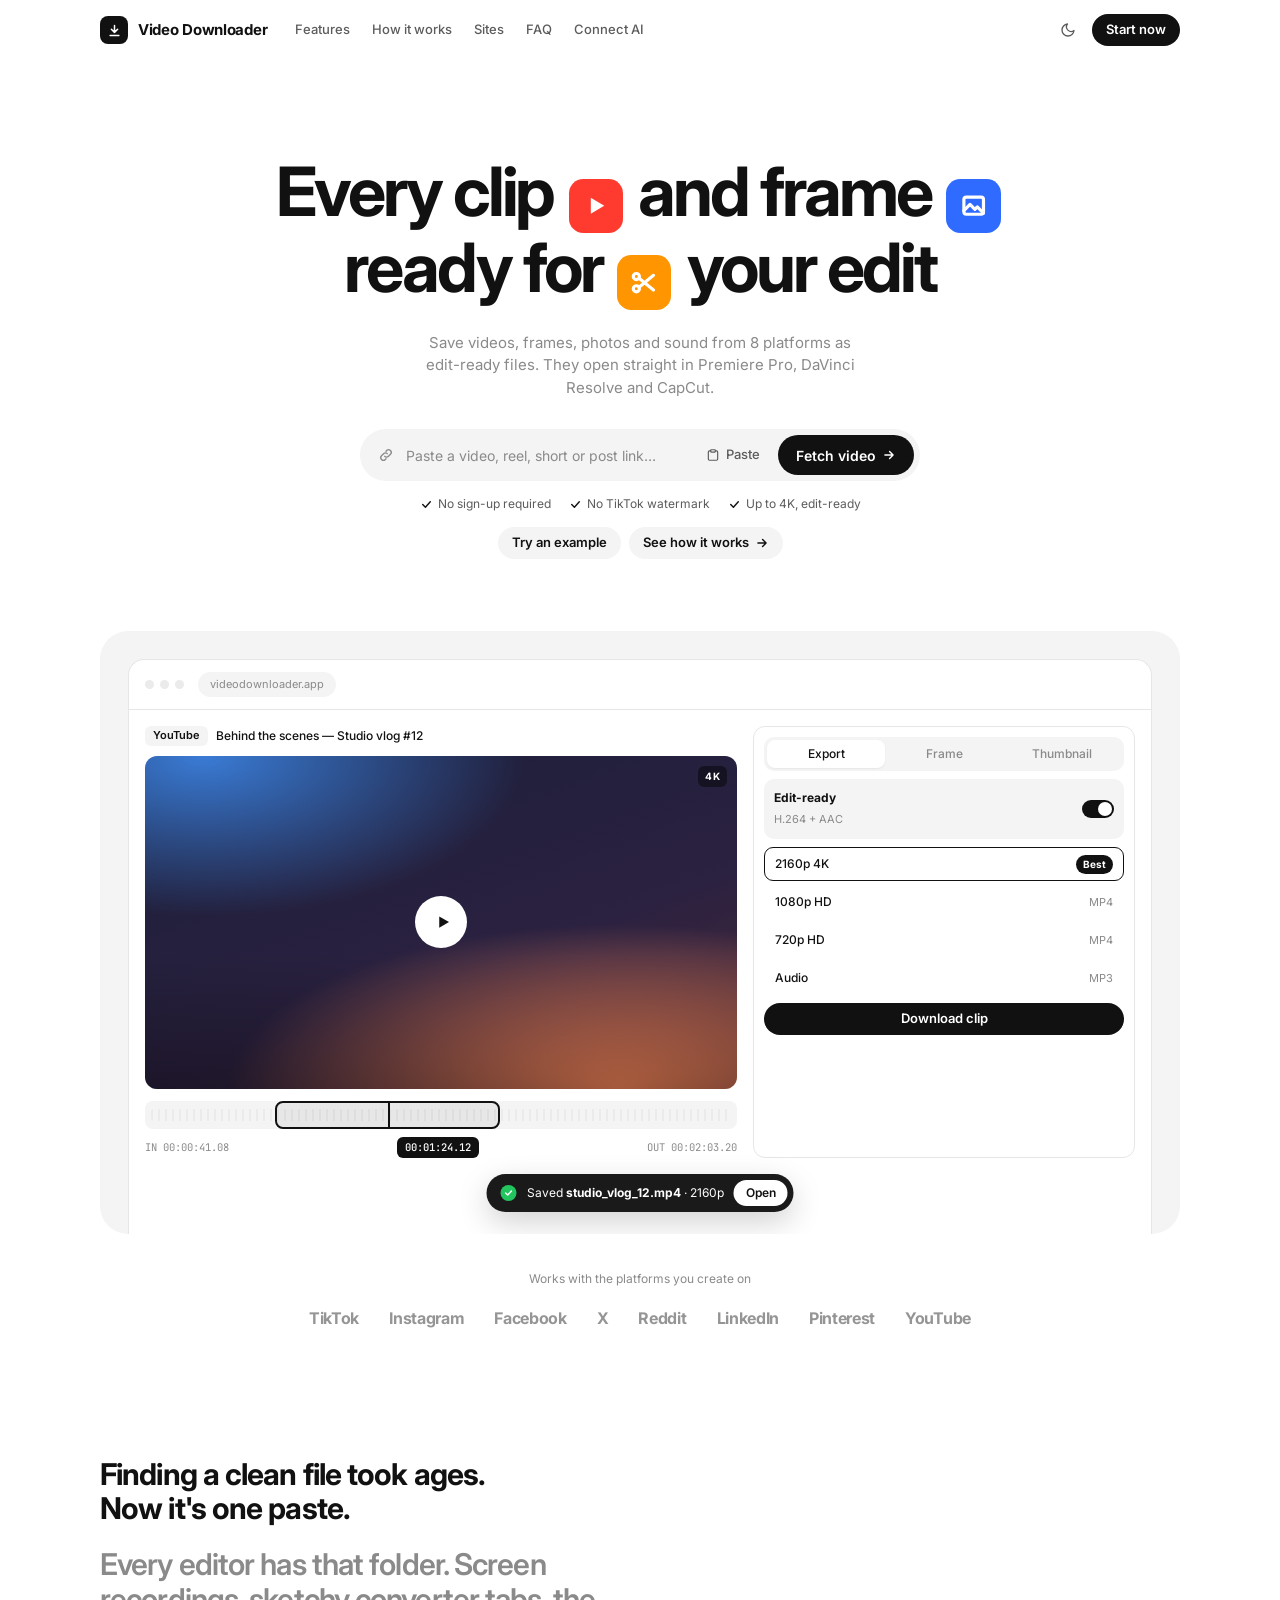
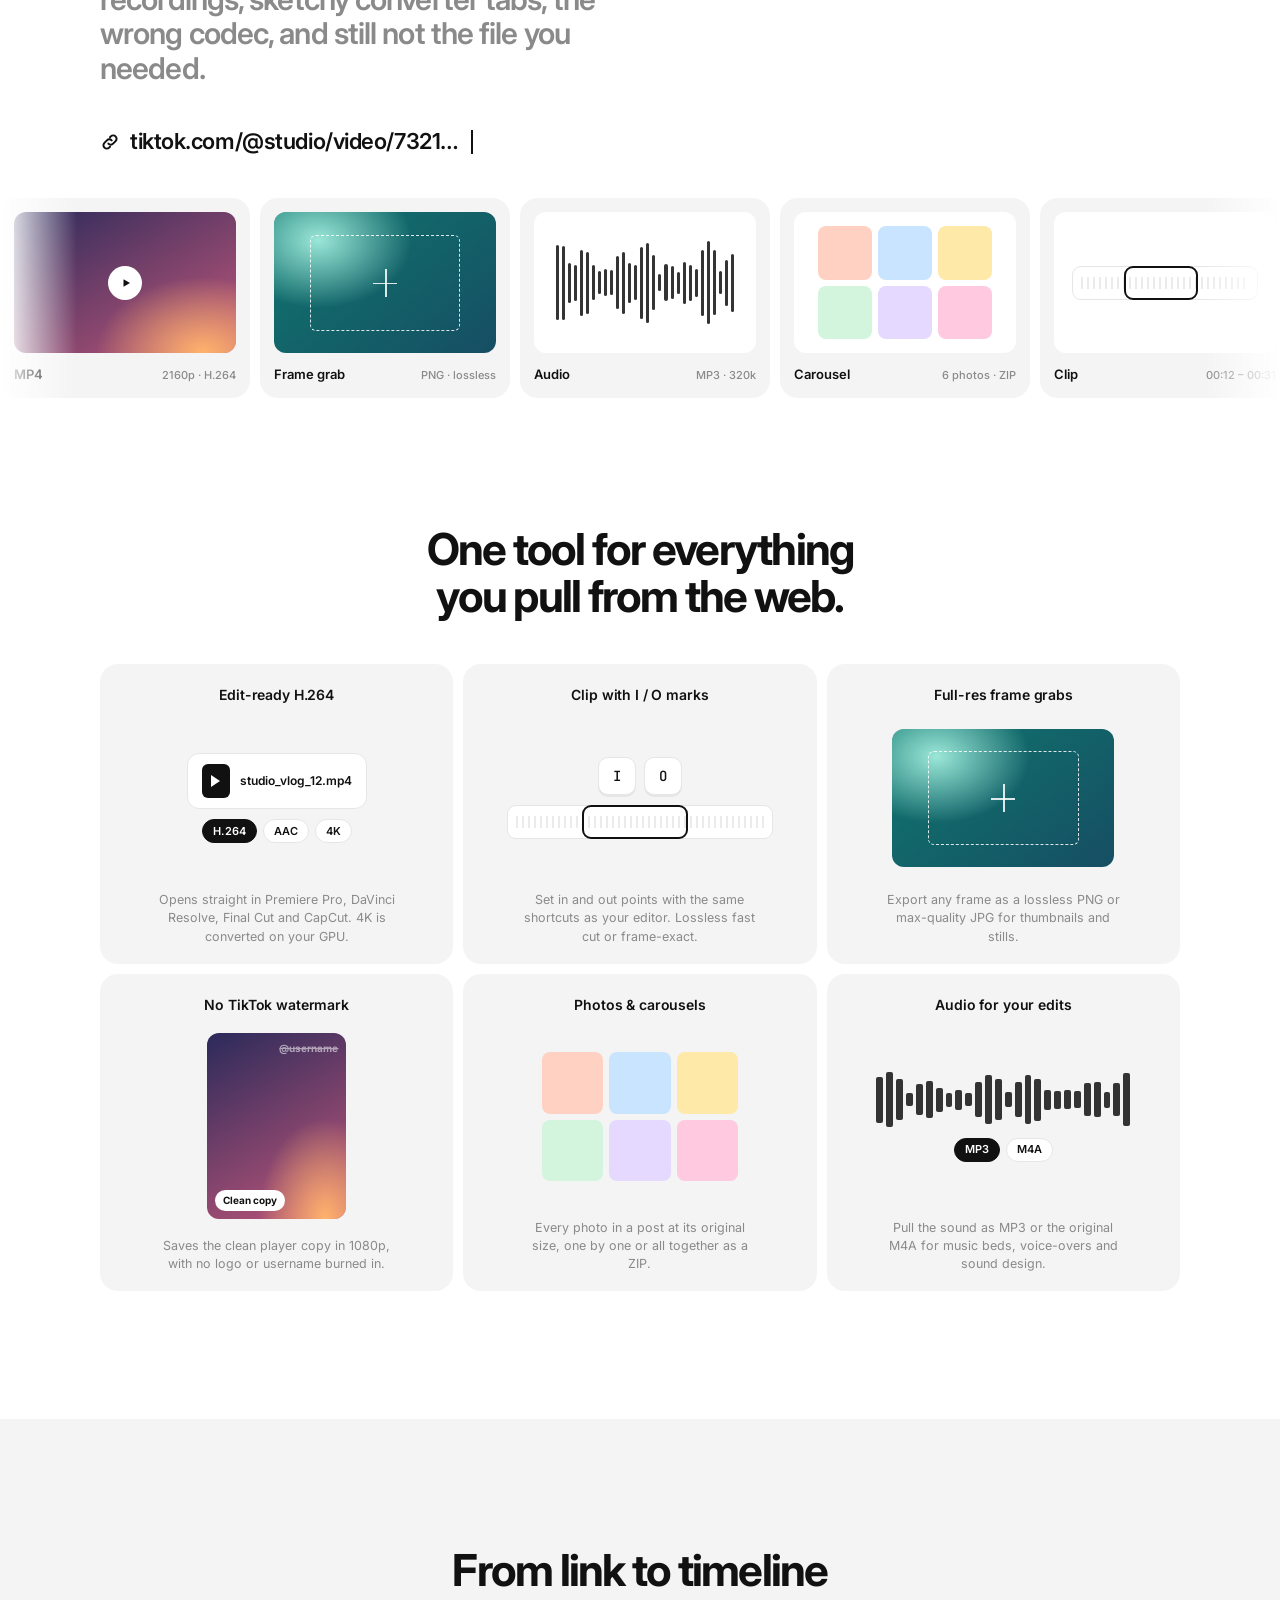
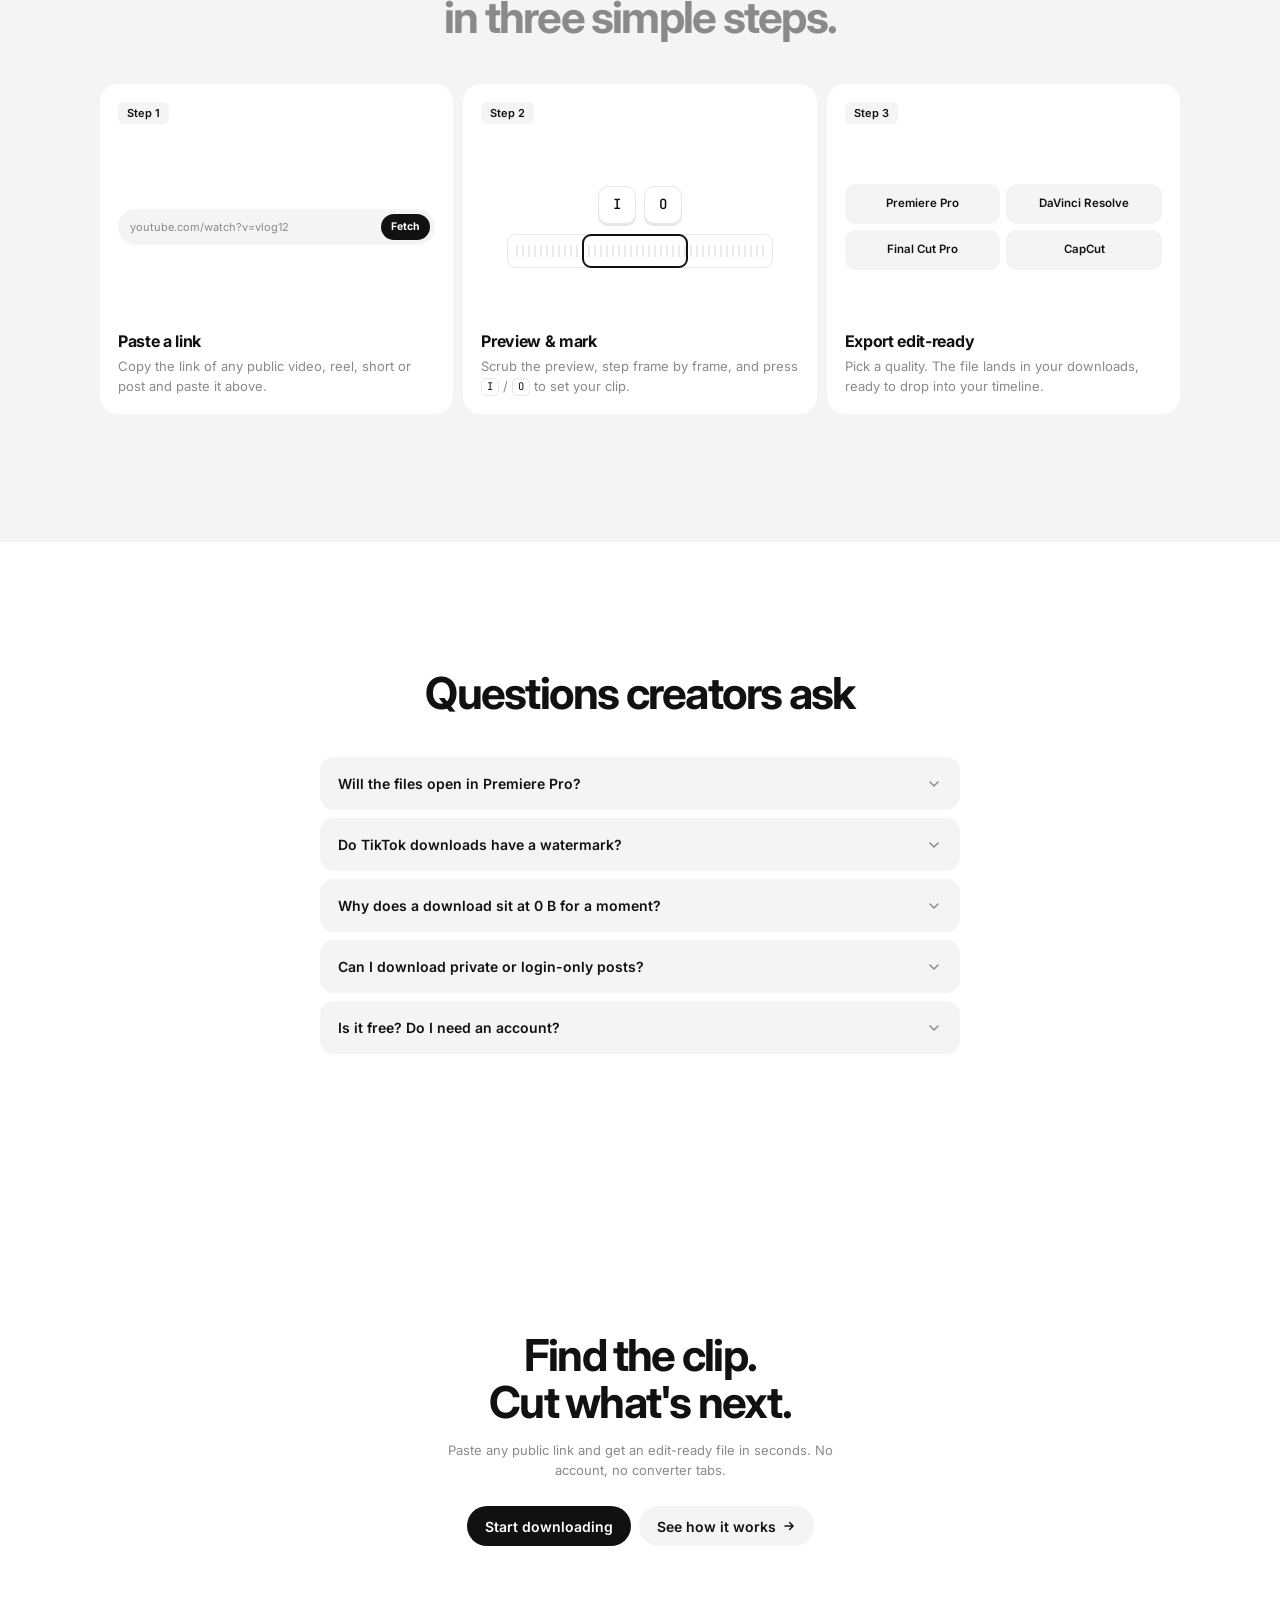
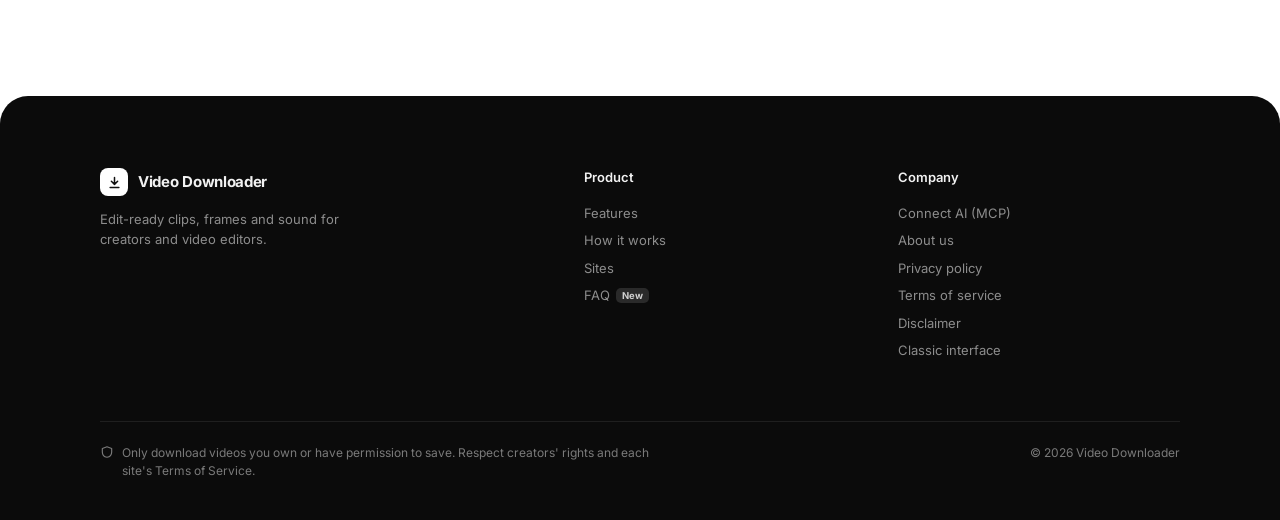
<file: templates/home.html>
<!doctype html>
<html lang="en">
<head>
<meta charset="utf-8">
<meta name="viewport" content="width=device-width, initial-scale=1">
<title>Video Downloader — Edit-ready clips for creators</title>
<link rel="icon" type="image/png" href="/static/icon.png">
<meta name="description" content="Save videos, frames, photos and sound from 8 platforms as edit-ready files that open straight in Premiere Pro, DaVinci Resolve and CapCut.">
<link rel="preconnect" href="https://fonts.googleapis.com">
<link rel="preconnect" href="https://fonts.gstatic.com" crossorigin>
<link href="https://fonts.googleapis.com/css2?family=Inter:wght@400;500;600;700;800&family=JetBrains+Mono:wght@500&display=swap" rel="stylesheet">
<style>
:root{
  --bg:#ffffff; --fg:#111111; --muted:#8a8a8a; --muted-2:#5c5c5c;
  --surface:#f4f4f4; --surface-2:#ebebeb; --line:#e6e6e6; --card:#ffffff;
  --inverse:#111111; --on-inverse:#ffffff;
  --radius-lg:28px; --radius:18px; --radius-sm:12px;
  --wrap:960px; --frame:1000px;
  --font:"Inter",system-ui,-apple-system,"Segoe UI",Roboto,sans-serif;
  --mono:"JetBrains Mono",ui-monospace,SFMono-Regular,Menlo,monospace;
  color-scheme:light;
}
@media (prefers-color-scheme: dark){
  :root:not([data-theme="light"]){
    --bg:#0b0b0b; --fg:#f2f2f2; --muted:#8d8d8d; --muted-2:#b3b3b3;
    --surface:#161616; --surface-2:#202020; --line:#242424; --card:#111111;
    --inverse:#f2f2f2; --on-inverse:#0b0b0b; color-scheme:dark;
  }
}
:root[data-theme="dark"]{
  --bg:#0b0b0b; --fg:#f2f2f2; --muted:#8d8d8d; --muted-2:#b3b3b3;
  --surface:#161616; --surface-2:#202020; --line:#242424; --card:#111111;
  --inverse:#f2f2f2; --on-inverse:#0b0b0b; color-scheme:dark;
}

*{box-sizing:border-box;margin:0;padding:0}
html{scroll-behavior:smooth;-webkit-text-size-adjust:100%}
body{font-family:var(--font);background:var(--bg);color:var(--fg);font-size:15px;line-height:1.5;-webkit-font-smoothing:antialiased;overflow-x:hidden}
a{color:inherit;text-decoration:none}
button{font:inherit;color:inherit;background:none;border:0;cursor:pointer}
img,svg{display:block}
.wrap{max-width:var(--wrap);margin:0 auto;padding:0 20px}
/* Desktop size tiers: the page widens on bigger screens instead of leaving empty sides */
@media (min-width:1280px){:root{--wrap:1120px;--frame:1080px}}
@media (min-width:1440px){:root{--wrap:1200px;--frame:1160px}}
@media (min-width:1920px){:root{--wrap:1360px;--frame:1320px}.wrap{padding:0 32px}}
@media (min-width:2400px){:root{--wrap:1520px;--frame:1480px}}
.sr{position:absolute;width:1px;height:1px;overflow:hidden;clip:rect(0 0 0 0);white-space:nowrap}
:focus-visible{outline:2px solid var(--fg);outline-offset:3px;border-radius:8px}

/* ---------- type ---------- */
.h-xl{font-size:clamp(40px,7.2vw,68px);font-weight:700;letter-spacing:-.045em;line-height:1.02}
.h-lg{font-size:clamp(30px,4.6vw,44px);font-weight:700;letter-spacing:-.04em;line-height:1.06}
.h-md{font-size:clamp(24px,3.2vw,30px);font-weight:700;letter-spacing:-.03em;line-height:1.12}
.gray{color:var(--muted)}
.small{font-size:13px}
.tiny{font-size:12px;color:var(--muted)}
.center{text-align:center}

/* ---------- buttons ---------- */
.btn{display:inline-flex;align-items:center;justify-content:center;gap:6px;height:40px;padding:0 18px;border-radius:999px;font-size:14px;font-weight:600;white-space:nowrap;transition:transform .15s ease,background .15s ease,opacity .15s ease}
.btn:active{transform:scale(.97)}
.btn-dark{background:var(--inverse);color:var(--on-inverse)}
.btn-dark:hover{opacity:.86}
.btn-gray{background:var(--surface);color:var(--fg)}
.btn-gray:hover{background:var(--surface-2)}
.btn-sm{height:32px;padding:0 14px;font-size:13px}
.btn svg{width:14px;height:14px}
.full{width:100%}

/* ---------- nav ---------- */
.nav{position:sticky;top:0;z-index:50;background:color-mix(in srgb,var(--bg) 82%,transparent);backdrop-filter:saturate(1.6) blur(14px);-webkit-backdrop-filter:saturate(1.6) blur(14px);border-bottom:1px solid transparent;transition:border-color .2s}
.nav.scrolled{border-color:var(--line)}
.nav-in{height:60px;display:flex;align-items:center;gap:28px}
.brand{display:flex;align-items:center;gap:10px;font-weight:700;letter-spacing:-.02em;font-size:15px}
.brand-mark{width:28px;height:28px;border-radius:8px;background:var(--inverse);color:var(--on-inverse);display:grid;place-items:center}
.brand-mark svg{width:15px;height:15px}
.nav-links{display:flex;gap:22px;font-size:13px;font-weight:500;color:var(--muted-2)}
.nav-links a:hover{color:var(--fg)}
.nav-right{margin-left:auto;display:flex;align-items:center;gap:8px}
.status{display:inline-flex;align-items:center;gap:6px;height:32px;padding:0 12px;border-radius:999px;background:var(--surface);font-size:12px;font-weight:500;color:var(--muted-2)}
.dot{width:6px;height:6px;border-radius:50%;background:#22c55e;box-shadow:0 0 0 3px color-mix(in srgb,#22c55e 20%,transparent)}
.icon-btn{width:32px;height:32px;border-radius:999px;display:grid;place-items:center;color:var(--muted-2)}
.icon-btn:hover{background:var(--surface);color:var(--fg)}
.icon-btn svg{width:16px;height:16px}
.menu-btn{display:none}
.mobile-panel{display:none;border-top:1px solid var(--line);padding:12px 20px 20px}
.mobile-panel a{display:block;padding:12px 0;font-weight:600;font-size:16px;border-bottom:1px solid var(--line)}
.mobile-panel .btn{margin-top:16px;width:100%;height:46px}
.nav.open .mobile-panel{display:block}

/* ---------- hero ---------- */
.hero{padding:96px 0 0;text-align:center}
.hero h1 .br{display:inline}
.tile{display:inline-grid;place-items:center;width:.8em;height:.8em;border-radius:.21em;vertical-align:-.07em;margin:0 .05em}
.tile svg{width:54%;height:54%}
.t-red{background:#ff3b30}.t-blue{background:#2f6bff}.t-orange{background:#ff9500}
.hero-sub{max-width:440px;margin:22px auto 0;font-size:15px;color:var(--muted)}
.checks{display:flex;flex-wrap:wrap;justify-content:center;gap:6px 18px;margin-top:14px;font-size:12px;color:var(--muted-2)}
.checks span{display:inline-flex;align-items:center;gap:5px}
.checks svg{width:13px;height:13px;color:var(--fg)}

.fetch{max-width:560px;margin:30px auto 0;display:flex;align-items:center;gap:6px;padding:6px;border-radius:999px;background:var(--surface);transition:box-shadow .2s,background .2s}
.fetch:focus-within{box-shadow:0 0 0 2px var(--fg)}
.fetch .lead-ic{width:16px;height:16px;margin-left:12px;color:var(--muted);flex:none}
.fetch input{flex:1;min-width:0;border:0;background:transparent;font:inherit;font-size:14px;color:var(--fg);padding:0 6px;height:40px;outline:none}
.fetch input::placeholder{color:var(--muted)}
.paste{display:inline-flex;align-items:center;gap:6px;height:36px;padding:0 12px;border-radius:999px;font-size:13px;font-weight:500;color:var(--muted-2)}
.paste:hover{background:var(--surface-2);color:var(--fg)}
.paste svg{width:14px;height:14px}
.fetch.shake{animation:shake .35s}
@keyframes shake{20%,60%{transform:translateX(-5px)}40%,80%{transform:translateX(5px)}}
.hero-links{display:flex;justify-content:center;gap:8px;margin-top:14px}
.hero-note{margin-top:10px}

/* product frame */
.frame{margin:72px auto 0;max-width:var(--frame);background:var(--surface);border-radius:var(--radius-lg);padding:28px 28px 0;overflow:hidden;position:relative}
.win{background:var(--card);border-radius:16px 16px 0 0;border:1px solid var(--line);border-bottom:0;text-align:left;position:relative}
.win-bar{display:flex;align-items:center;gap:14px;padding:12px 16px;border-bottom:1px solid var(--line)}
.dots{display:flex;gap:6px}.dots i{width:9px;height:9px;border-radius:50%;background:var(--surface-2)}
.url{font-size:11px;color:var(--muted);background:var(--surface);padding:4px 12px;border-radius:999px}
.win-body{display:grid;grid-template-columns:1.55fr 1fr;gap:16px;padding:16px 16px 76px}
.src{display:flex;align-items:center;gap:8px;font-size:12px;font-weight:500;margin-bottom:10px;min-width:0}
.src span:last-child{overflow:hidden;text-overflow:ellipsis;white-space:nowrap}
.chip{display:inline-flex;align-items:center;height:20px;padding:0 8px;border-radius:6px;background:var(--surface);font-size:11px;font-weight:600;flex:none}
.screen{aspect-ratio:16/9;border-radius:12px;position:relative;overflow:hidden;
  background:radial-gradient(120% 90% at 80% 100%,#ff8a5b 0%,transparent 55%),radial-gradient(90% 80% at 10% 0%,#3a7bd5 0%,transparent 60%),linear-gradient(160deg,#1a1f3a,#2b2140 60%,#4a2a3a)}
.screen::after{content:"";position:absolute;inset:auto 0 0 0;height:40%;background:linear-gradient(transparent,rgba(0,0,0,.35))}
.play{position:absolute;inset:0;margin:auto;width:52px;height:52px;border-radius:50%;background:#fff;display:grid;place-items:center;z-index:1;transition:transform .15s}
.play:hover{transform:scale(1.06)}
.play svg{width:18px;height:18px;margin-left:3px;color:#111}
.res{position:absolute;top:10px;right:10px;z-index:1;font-size:10px;font-weight:700;color:#fff;background:rgba(0,0,0,.45);padding:3px 7px;border-radius:6px;letter-spacing:.04em}
.trim{margin-top:12px}
.track{height:28px;border-radius:8px;background:var(--surface);position:relative;overflow:hidden}
.track::before{content:"";position:absolute;inset:8px 6px;background:repeating-linear-gradient(90deg,var(--surface-2) 0 2px,transparent 2px 7px);border-radius:3px}
.sel{position:absolute;top:0;bottom:0;left:22%;width:38%;border:2px solid var(--fg);border-radius:8px;background:color-mix(in srgb,var(--fg) 6%,transparent)}
.head{position:absolute;top:-2px;bottom:-2px;left:41%;width:2px;background:var(--fg)}
.tc{display:flex;justify-content:space-between;align-items:center;margin-top:8px;font-family:var(--mono);font-size:10.5px;color:var(--muted)}
.tc b{font-weight:500;color:var(--on-inverse);background:var(--inverse);padding:3px 8px;border-radius:6px}
.panel{border:1px solid var(--line);border-radius:12px;padding:10px;display:flex;flex-direction:column;gap:8px}
.seg{display:flex;background:var(--surface);border-radius:10px;padding:3px}
.seg button{flex:1;height:28px;border-radius:8px;font-size:12px;font-weight:500;color:var(--muted)}
.seg button.on{background:var(--card);color:var(--fg);box-shadow:0 1px 2px rgba(0,0,0,.06)}
.switch-row{display:flex;align-items:center;justify-content:space-between;gap:10px;padding:10px;border-radius:10px;background:var(--surface);cursor:pointer}
.switch-row b{display:block;font-size:12px}
.switch-row small{font-size:11px;color:var(--muted)}
.switch{width:32px;height:18px;border-radius:999px;background:var(--surface-2);position:relative;flex:none;transition:background .2s}
.switch::after{content:"";position:absolute;top:2px;left:2px;width:14px;height:14px;border-radius:50%;background:#fff;box-shadow:0 1px 2px rgba(0,0,0,.2);transition:transform .2s}
.switch.on{background:var(--inverse)}
.switch.on::after{transform:translateX(14px);background:var(--on-inverse)}
.q{list-style:none;display:flex;flex-direction:column;gap:4px}
.q li{display:flex;align-items:center;justify-content:space-between;height:34px;padding:0 10px;border-radius:9px;font-size:12px;font-weight:500;cursor:pointer;border:1px solid transparent}
.q li:hover{background:var(--surface)}
.q li.on{border-color:var(--fg)}
.q em{font-style:normal;font-size:10px;font-weight:700;background:var(--inverse);color:var(--on-inverse);padding:2px 7px;border-radius:999px}
.q .meta{font-size:11px;color:var(--muted);font-weight:400}
.pill-toast{position:absolute;left:50%;bottom:22px;transform:translateX(-50%);display:flex;align-items:center;gap:10px;white-space:nowrap;background:#1a1a1a;color:#fff;font-size:12px;padding:6px 6px 6px 14px;border-radius:999px;box-shadow:0 10px 30px rgba(0,0,0,.18);z-index:2}
.pill-toast .ok{width:16px;height:16px;border-radius:50%;background:#22c55e;display:grid;place-items:center}
.pill-toast .ok svg{width:10px;height:10px;color:#fff}
.pill-toast .pt-btn{background:#fff;color:#111;font-weight:600;padding:4px 12px;border-radius:999px}

/* platforms */
.platforms{padding:36px 0 0;text-align:center}
.plat-row{display:flex;flex-wrap:wrap;justify-content:center;gap:12px 30px;margin-top:18px;font-size:16px;font-weight:700;letter-spacing:-.02em;color:var(--muted)}
.plat-row span{opacity:.9}

/* ---------- sections ---------- */
section.block{padding:128px 0}
.lead-gray{font-size:clamp(22px,3.2vw,30px);font-weight:600;letter-spacing:-.03em;line-height:1.15;color:var(--muted);margin-top:22px;max-width:560px}
.typer{display:inline-flex;align-items:center;gap:10px;margin-top:40px;font-size:clamp(17px,2.4vw,22px);font-weight:600;letter-spacing:-.02em;max-width:100%}
.typer svg{width:20px;height:20px;flex:none}
.typer .txt{white-space:nowrap;overflow:hidden;text-overflow:clip}
.caret{display:inline-block;width:2px;height:1.1em;background:var(--fg);margin-left:2px;vertical-align:-.15em;animation:blink 1s steps(1) infinite}
@keyframes blink{50%{opacity:0}}

/* marquee */
.marquee{margin-top:40px;overflow:hidden;-webkit-mask-image:linear-gradient(90deg,transparent,#000 6%,#000 94%,transparent);mask-image:linear-gradient(90deg,transparent,#000 6%,#000 94%,transparent)}
.m-track{display:flex;gap:10px;width:max-content;animation:scroll 48s linear infinite}
.marquee:hover .m-track{animation-play-state:paused}
@keyframes scroll{to{transform:translateX(-50%)}}
.m-card{width:250px;height:200px;flex:none;border-radius:var(--radius);background:var(--surface);padding:14px;display:flex;flex-direction:column;gap:12px}
.m-vis{flex:1;border-radius:12px;overflow:hidden;position:relative;display:grid;place-items:center}
.m-cap{display:flex;justify-content:space-between;align-items:baseline;font-size:13px;font-weight:600}
.m-cap span{font-size:11px;font-weight:500;color:var(--muted)}

/* visual atoms */
.thumb{position:absolute;inset:0}
.g-sunset{background:radial-gradient(80% 90% at 85% 100%,#ffb36b,transparent 60%),linear-gradient(150deg,#2b2a5a,#c2577a)}
.g-teal{background:radial-gradient(70% 80% at 20% 20%,#9be7d8,transparent 60%),linear-gradient(140deg,#0f766e,#164e63)}
.g-dusk{background:linear-gradient(160deg,#1a1f3a,#3a2b52 60%,#7a3d5c)}
.mini-play{position:relative;width:34px;height:34px;border-radius:50%;background:#fff;display:grid;place-items:center}
.mini-play svg{width:12px;height:12px;margin-left:2px;color:#111}
.crop{position:absolute;inset:16%;border:1.5px dashed rgba(255,255,255,.85);border-radius:6px}
.crop::before,.crop::after{content:"";position:absolute;background:rgba(255,255,255,.85)}
.crop::before{left:50%;top:35%;bottom:35%;width:1.5px}
.crop::after{top:50%;left:42%;right:42%;height:1.5px}
.wave{display:flex;align-items:center;gap:3px;height:60%;width:80%}
.wave i{flex:1;border-radius:2px;background:var(--fg);opacity:.85}
.grid6{display:grid;grid-template-columns:repeat(3,1fr);gap:6px;width:78%}
.grid6 i{aspect-ratio:1;border-radius:8px}
.mini-trim{width:84%;height:34px;border-radius:9px;background:var(--card);position:relative;border:1px solid var(--line)}
.mini-trim::before{content:"";position:absolute;inset:10px 8px;background:repeating-linear-gradient(90deg,var(--surface-2) 0 2px,transparent 2px 6px)}
.mini-trim b{position:absolute;top:-1px;bottom:-1px;left:28%;width:40%;border:2px solid var(--fg);border-radius:9px}
.keys{display:flex;gap:8px;align-items:center}
.key{min-width:38px;height:38px;padding:0 10px;border-radius:10px;background:var(--card);border:1px solid var(--line);box-shadow:0 2px 0 var(--line);display:grid;place-items:center;font-family:var(--mono);font-size:14px;font-weight:500}
.tagrow{display:flex;flex-wrap:wrap;gap:6px;justify-content:center}
.tag{height:24px;padding:0 10px;border-radius:999px;background:var(--card);border:1px solid var(--line);font-size:11px;font-weight:600;display:inline-flex;align-items:center}
.tag.dark{background:var(--inverse);color:var(--on-inverse);border-color:var(--inverse)}
.file{display:flex;align-items:center;gap:10px;background:var(--card);border:1px solid var(--line);border-radius:12px;padding:10px 14px;font-size:12px;font-weight:600}
.file i{width:28px;height:34px;border-radius:6px;background:var(--inverse);position:relative}
.file i::after{content:"";position:absolute;left:9px;top:11px;border-left:9px solid var(--on-inverse);border-top:6px solid transparent;border-bottom:6px solid transparent}

/* bento */
.bento{display:grid;grid-template-columns:repeat(3,1fr);gap:10px;margin-top:44px}
.b-card{background:var(--surface);border-radius:var(--radius);padding:20px 18px 18px;display:flex;flex-direction:column;align-items:center;text-align:center;min-height:300px}
.b-card h3{font-size:14px;font-weight:600;letter-spacing:-.01em}
.b-vis{flex:1;width:100%;display:grid;place-items:center;padding:18px 0;position:relative}
.b-vis .shot{width:70%;aspect-ratio:16/10;border-radius:12px;position:relative;overflow:hidden;display:grid;place-items:center}
.b-card p{font-size:12.5px;color:var(--muted);max-width:240px;line-height:1.45}
.stack{display:flex;flex-direction:column;gap:10px;align-items:center}
.clean{position:absolute;left:8px;bottom:8px;background:#fff;color:#111;font-size:10px;font-weight:700;padding:3px 8px;border-radius:999px}
.strike{position:absolute;right:8px;top:8px;font-size:10px;font-weight:700;color:#fff;opacity:.55;text-decoration:line-through}

/* steps band */
.band{background:var(--surface)}
.steps{display:grid;grid-template-columns:repeat(3,1fr);gap:10px;margin-top:44px}
.s-card{background:var(--card);border-radius:var(--radius);padding:18px;display:flex;flex-direction:column;min-height:330px}
.step-chip{align-self:flex-start;height:22px;padding:0 9px;border-radius:6px;background:var(--surface);font-size:11px;font-weight:600;display:inline-flex;align-items:center}
.s-vis{flex:1;display:grid;place-items:center;padding:20px 0}
.s-card h3{font-size:16px;font-weight:700;letter-spacing:-.02em}
.s-card p{font-size:13px;color:var(--muted);margin-top:4px}
.mini-input{width:100%;display:flex;align-items:center;gap:8px;background:var(--surface);border-radius:999px;padding:5px 5px 5px 12px;font-size:11px;color:var(--muted)}
.mini-input span{flex:1;overflow:hidden;white-space:nowrap;text-overflow:ellipsis}
.mini-input b{background:var(--inverse);color:var(--on-inverse);border-radius:999px;padding:5px 10px;font-size:10.5px}
.editors{display:grid;grid-template-columns:1fr 1fr;gap:6px;width:100%}
.editors span{height:40px;border-radius:10px;background:var(--surface);display:grid;place-items:center;font-size:11.5px;font-weight:600}
.kbd{display:inline-grid;place-items:center;min-width:18px;height:18px;padding:0 4px;border-radius:5px;border:1px solid var(--line);font-family:var(--mono);font-size:10.5px;color:var(--fg);vertical-align:1px}

/* faq */
.faq{max-width:640px;margin:40px auto 0;display:flex;flex-direction:column;gap:8px}
.faq details{background:var(--surface);border-radius:14px;transition:background .2s}
.faq summary{list-style:none;cursor:pointer;display:flex;align-items:center;justify-content:space-between;gap:16px;padding:16px 18px;font-size:14px;font-weight:600}
.faq summary::-webkit-details-marker{display:none}
.faq summary svg{width:16px;height:16px;color:var(--muted);flex:none;transition:transform .2s}
.faq details[open] summary svg{transform:rotate(180deg)}
.faq details p{padding:0 18px 18px;font-size:13.5px;color:var(--muted-2);max-width:560px}

/* final cta */
.final{padding:150px 0 150px;text-align:center}
.final p{max-width:400px;margin:16px auto 0;font-size:13px;color:var(--muted)}
.cta-pair{display:flex;justify-content:center;gap:8px;margin-top:26px;flex-wrap:wrap}

/* footer */
footer{background:#0b0b0b;color:#f2f2f2;border-radius:var(--radius-lg) var(--radius-lg) 0 0;padding:72px 0 40px}
:root[data-theme="dark"] footer{background:#000;border-top:1px solid #1c1c1c}
.f-top{display:grid;grid-template-columns:1.6fr 1fr 1fr;gap:32px}
.f-brand .brand-mark{background:#fff;color:#111}
.f-brand p{margin-top:14px;font-size:13px;color:#8d8d8d;max-width:280px}
.f-col h4{font-size:13px;font-weight:600;margin-bottom:12px}
.f-col a{display:block;font-size:13px;color:#8d8d8d;padding:4px 0}
.f-col a:hover{color:#fff}
.new{font-size:9.5px;font-weight:700;background:#2a2a2a;color:#cfcfcf;padding:2px 6px;border-radius:5px;margin-left:6px;vertical-align:1px}
.f-bot{display:flex;justify-content:space-between;gap:16px;flex-wrap:wrap;margin-top:56px;padding-top:22px;border-top:1px solid #1f1f1f;font-size:12px;color:#7a7a7a}
.f-bot .disc{display:flex;gap:8px;align-items:flex-start;max-width:560px}
.f-bot svg{width:14px;height:14px;flex:none;margin-top:1px}

/* toast */
.toast{position:fixed;left:50%;bottom:24px;transform:translate(-50%,20px);opacity:0;pointer-events:none;z-index:80;background:#1a1a1a;color:#fff;font-size:13px;font-weight:500;padding:10px 16px;border-radius:999px;box-shadow:0 12px 32px rgba(0,0,0,.22);transition:opacity .25s,transform .25s;max-width:calc(100% - 32px);white-space:nowrap;overflow:hidden;text-overflow:ellipsis}
.toast.show{opacity:1;transform:translate(-50%,0)}

/* ---------- responsive ---------- */
@media (max-width:900px){
  .nav-links,.status{display:none}
  .menu-btn{display:grid}
  .bento,.steps{grid-template-columns:1fr 1fr}
  .win-body{grid-template-columns:1fr}
  .panel{display:grid;grid-template-columns:1fr 1fr;gap:8px}
  .panel .seg,.panel .switch-row,.panel .btn{grid-column:1/-1}
  .panel .q{grid-column:1/-1;display:grid;grid-template-columns:1fr 1fr}
  section.block{padding:96px 0}
}
@media (max-width:640px){
  .nav .btn-start{display:none}
  .hero{padding-top:64px}
  .hero h1 .br{display:none}
  .fetch{flex-wrap:wrap;border-radius:22px;padding:8px}
  .fetch input{flex:1 1 calc(100% - 40px);height:42px}
  .fetch .paste{flex:1;height:42px;background:var(--surface-2)}
  .fetch .btn{flex:1.4;height:42px}
  .frame{margin-top:48px;padding:14px 12px 0;border-radius:22px}
  .win-body{padding:12px 12px 70px}
  .pill-toast{font-size:11px;bottom:14px;gap:8px}
  .pill-toast .fname{display:none}
  .bento,.steps{grid-template-columns:1fr}
  .b-card{min-height:260px}
  .s-card{min-height:280px}
  section.block{padding:80px 0}
  .final{padding:100px 0}
  .f-top{grid-template-columns:1fr 1fr}
  .f-brand{grid-column:1/-1}
  .m-card{width:210px;height:180px}
  .plat-row{gap:10px 20px;font-size:15px}
}
@media (prefers-reduced-motion:reduce){
  *{animation:none!important;transition:none!important;scroll-behavior:auto!important}
}
</style>
</head>
<body>

<!-- ============ NAV ============ -->
<header class="nav" id="nav">
  <div class="wrap nav-in">
    <a href="#top" class="brand" aria-label="Video Downloader home">
      <span class="brand-mark"><svg viewBox="0 0 24 24" fill="none" stroke="currentColor" stroke-width="2.4" stroke-linecap="round" stroke-linejoin="round"><path d="M12 4v11M7 10l5 5 5-5M5 20h14"/></svg></span>
      Video Downloader
    </a>
    <nav class="nav-links" aria-label="Primary">
      <a href="#features">Features</a>
      <a href="#how">How it works</a>
      <a href="#sites">Sites</a>
      <a href="#faq">FAQ</a>
      <a href="/connect-ai">Connect AI</a>
    </nav>
    <div class="nav-right">
      <button class="icon-btn" id="themeBtn" aria-label="Toggle dark mode">
        <svg id="icMoon" viewBox="0 0 24 24" fill="none" stroke="currentColor" stroke-width="2" stroke-linecap="round" stroke-linejoin="round"><path d="M21 12.8A9 9 0 1 1 11.2 3a7 7 0 0 0 9.8 9.8z"/></svg>
        <svg id="icSun" viewBox="0 0 24 24" fill="none" stroke="currentColor" stroke-width="2" stroke-linecap="round" style="display:none"><circle cx="12" cy="12" r="4"/><path d="M12 2v2M12 20v2M4.9 4.9l1.4 1.4M17.7 17.7l1.4 1.4M2 12h2M20 12h2M4.9 19.1l1.4-1.4M17.7 6.3l1.4-1.4"/></svg>
      </button>
      <a href="#top" class="btn btn-dark btn-sm btn-start" data-focus-input>Start now</a>
      <button class="icon-btn menu-btn" id="menuBtn" aria-label="Open menu" aria-expanded="false">
        <svg viewBox="0 0 24 24" fill="none" stroke="currentColor" stroke-width="2" stroke-linecap="round"><path d="M4 8h16M4 16h16"/></svg>
      </button>
    </div>
  </div>
  <div class="mobile-panel" id="mobilePanel">
    <a href="#features">Features</a>
    <a href="#how">How it works</a>
    <a href="#sites">Sites</a>
    <a href="#faq">FAQ</a>
    <a href="/connect-ai">Connect AI</a>
    <a href="#top" class="btn btn-dark" data-focus-input>Start now</a>
  </div>
</header>

<main id="top">

<!-- ============ HERO ============ -->
<section class="hero">
  <div class="wrap">
    <h1 class="h-xl">
      Every clip
      <span class="tile t-red" aria-hidden="true"><svg viewBox="0 0 24 24"><path d="M8 5.5v13l11-6.5z" fill="#fff"/></svg></span>
      and frame
      <span class="tile t-blue" aria-hidden="true"><svg viewBox="0 0 24 24" fill="none" stroke="#fff" stroke-width="2.6" stroke-linecap="round" stroke-linejoin="round"><rect x="4" y="5" width="16" height="14" rx="2"/><path d="m4 16 5-5 4 4 2-2 5 5"/></svg></span><span class="br"><br></span>
      ready for
      <span class="tile t-orange" aria-hidden="true"><svg viewBox="0 0 24 24" fill="none" stroke="#fff" stroke-width="2.6" stroke-linecap="round" stroke-linejoin="round"><circle cx="6" cy="7" r="2.5"/><circle cx="6" cy="17" r="2.5"/><path d="M8.2 8.3 20 18M8.2 15.7 20 6"/></svg></span>
      your edit
    </h1>
    <p class="hero-sub">Save videos, frames, photos and sound from 8 platforms as edit-ready files. They open straight in Premiere Pro, DaVinci Resolve and CapCut.</p>

    <form class="fetch" id="fetchForm" autocomplete="off" novalidate>
      <svg class="lead-ic" viewBox="0 0 24 24" fill="none" stroke="currentColor" stroke-width="2" stroke-linecap="round"><path d="M10 14a4 4 0 0 0 5.7 0l3-3a4 4 0 0 0-5.7-5.7l-1 1M14 10a4 4 0 0 0-5.7 0l-3 3a4 4 0 0 0 5.7 5.7l1-1"/></svg>
      <label for="url" class="sr">Video link</label>
      <input id="url" name="url" type="url" inputmode="url" placeholder="Paste a video, reel, short or post link…">
      <button type="button" class="paste" id="pasteBtn">
        <svg viewBox="0 0 24 24" fill="none" stroke="currentColor" stroke-width="2" stroke-linecap="round" stroke-linejoin="round"><rect x="8" y="3" width="8" height="4" rx="1"/><path d="M16 5h2a2 2 0 0 1 2 2v12a2 2 0 0 1-2 2H6a2 2 0 0 1-2-2V7a2 2 0 0 1 2-2h2"/></svg>Paste
      </button>
      <button type="submit" class="btn btn-dark">Fetch video
        <svg viewBox="0 0 24 24" fill="none" stroke="currentColor" stroke-width="2.4" stroke-linecap="round" stroke-linejoin="round"><path d="M5 12h14M13 6l6 6-6 6"/></svg>
      </button>
    </form>

    <div class="checks">
      <span><svg viewBox="0 0 24 24" fill="none" stroke="currentColor" stroke-width="2.6" stroke-linecap="round" stroke-linejoin="round"><path d="m5 12 5 5 9-10"/></svg>No sign-up required</span>
      <span><svg viewBox="0 0 24 24" fill="none" stroke="currentColor" stroke-width="2.6" stroke-linecap="round" stroke-linejoin="round"><path d="m5 12 5 5 9-10"/></svg>No TikTok watermark</span>
      <span><svg viewBox="0 0 24 24" fill="none" stroke="currentColor" stroke-width="2.6" stroke-linecap="round" stroke-linejoin="round"><path d="m5 12 5 5 9-10"/></svg>Up to 4K, edit-ready</span>
    </div>
    <div class="hero-links">
      <button class="btn btn-gray btn-sm" id="exampleBtn">Try an example</button>
      <a href="#how" class="btn btn-gray btn-sm">See how it works
        <svg viewBox="0 0 24 24" fill="none" stroke="currentColor" stroke-width="2.4" stroke-linecap="round" stroke-linejoin="round"><path d="M5 12h14M13 6l6 6-6 6"/></svg></a>
    </div>

    <!-- product frame -->
    <div class="frame" aria-label="Product preview">
      <div class="win">
        <div class="win-bar"><span class="dots"><i></i><i></i><i></i></span><span class="url">videodownloader.app</span></div>
        <div class="win-body">
          <div>
            <div class="src"><span class="chip">YouTube</span><span id="srcTitle">Behind the scenes — Studio vlog #12</span></div>
            <div class="screen">
              <span class="res" id="resBadge">4K</span>
              <button class="play" aria-label="Play preview"><svg viewBox="0 0 24 24"><path d="M7 4.5v15l13-7.5z" fill="currentColor"/></svg></button>
            </div>
            <div class="trim">
              <div class="track"><div class="sel"></div><div class="head"></div></div>
              <div class="tc"><span>IN 00:00:41.08</span><b>00:01:24.12</b><span>OUT 00:02:03.20</span></div>
            </div>
          </div>
          <div class="panel">
            <div class="seg" role="tablist">
              <button class="on" role="tab" aria-selected="true">Export</button>
              <button role="tab" aria-selected="false">Frame</button>
              <button role="tab" aria-selected="false">Thumbnail</button>
            </div>
            <div class="switch-row" id="editReady" role="switch" aria-checked="true" tabindex="0">
              <span><b>Edit-ready</b><small>H.264 + AAC</small></span><span class="switch on"></span>
            </div>
            <ul class="q" id="quality">
              <li class="on" data-res="4K"><span>2160p 4K</span><em>Best</em></li>
              <li data-res="1080p"><span>1080p HD</span><span class="meta">MP4</span></li>
              <li data-res="720p"><span>720p HD</span><span class="meta">MP4</span></li>
              <li data-res="MP3"><span>Audio</span><span class="meta">MP3</span></li>
            </ul>
            <button class="btn btn-dark btn-sm full" id="dlBtn">Download clip</button>
          </div>
        </div>
        <div class="pill-toast" aria-hidden="true">
          <span class="ok"><svg viewBox="0 0 24 24" fill="none" stroke="currentColor" stroke-width="3.4" stroke-linecap="round" stroke-linejoin="round"><path d="m5 12 5 5 9-10"/></svg></span>
          <span>Saved <span class="fname"><b>studio_vlog_12.mp4</b> ·</span> <span id="toastRes">2160p</span></span>
          <span class="pt-btn">Open</span>
        </div>
      </div>
    </div>
  </div>
</section>

<!-- ============ PLATFORMS ============ -->
<section class="platforms" id="sites">
  <div class="wrap">
    <p class="tiny">Works with the platforms you create on</p>
    <div class="plat-row">
      <span>TikTok</span><span>Instagram</span><span>Facebook</span><span>X</span><span>Reddit</span><span>LinkedIn</span><span>Pinterest</span><span>YouTube</span>
    </div>
  </div>
</section>

<!-- ============ PROBLEM / SEARCH ============ -->
<section class="block">
  <div class="wrap">
    <h2 class="h-md">Finding a clean file took ages.<br>Now it's one paste.</h2>
    <p class="lead-gray">Every editor has that folder. Screen recordings, sketchy converter tabs, the wrong codec, and still not the file you needed.</p>
    <div class="typer" aria-live="off">
      <svg viewBox="0 0 24 24" fill="none" stroke="currentColor" stroke-width="2.4" stroke-linecap="round"><path d="M10 14a4 4 0 0 0 5.7 0l3-3a4 4 0 0 0-5.7-5.7l-1 1M14 10a4 4 0 0 0-5.7 0l-3 3a4 4 0 0 0 5.7 5.7l1-1"/></svg>
      <span class="txt" id="typer"></span><span class="caret"></span>
    </div>
  </div>
  <div class="marquee" aria-hidden="true">
    <div class="m-track" id="mTrack">
      <div class="m-card"><div class="m-vis"><div class="thumb g-sunset"></div><span class="mini-play"><svg viewBox="0 0 24 24"><path d="M7 4.5v15l13-7.5z" fill="currentColor"/></svg></span></div><div class="m-cap">MP4<span>2160p · H.264</span></div></div>
      <div class="m-card"><div class="m-vis"><div class="thumb g-teal"></div><div class="crop"></div></div><div class="m-cap">Frame grab<span>PNG · lossless</span></div></div>
      <div class="m-card"><div class="m-vis" style="background:var(--card)"><div class="wave" data-bars="30" data-seed="1"></div></div><div class="m-cap">Audio<span>MP3 · 320k</span></div></div>
      <div class="m-card"><div class="m-vis" style="background:var(--card)"><div class="grid6"><i style="background:#ffd1c2"></i><i style="background:#c9e4ff"></i><i style="background:#ffe9a8"></i><i style="background:#d4f5dd"></i><i style="background:#e5d9ff"></i><i style="background:#ffc9e0"></i></div></div><div class="m-cap">Carousel<span>6 photos · ZIP</span></div></div>
      <div class="m-card"><div class="m-vis" style="background:var(--card)"><div class="mini-trim"><b></b></div></div><div class="m-cap">Clip<span>00:12 – 00:31</span></div></div>
      <div class="m-card"><div class="m-vis"><div class="thumb g-dusk"></div><span class="mini-play"><svg viewBox="0 0 24 24"><path d="M7 4.5v15l13-7.5z" fill="currentColor"/></svg></span></div><div class="m-cap">Reel<span>1080p · clean</span></div></div>
      <div class="m-card"><div class="m-vis" style="background:var(--card)"><div class="wave" data-bars="30" data-seed="4"></div></div><div class="m-cap">Original sound<span>M4A</span></div></div>
    </div>
  </div>
</section>

<!-- ============ FEATURES BENTO ============ -->
<section class="block" id="features" style="padding-top:0">
  <div class="wrap">
    <h2 class="h-lg center">One tool for everything<br>you pull from the web.</h2>
    <div class="bento">
      <article class="b-card">
        <h3>Edit-ready H.264</h3>
        <div class="b-vis"><div class="stack"><div class="file"><i></i>studio_vlog_12.mp4</div><div class="tagrow"><span class="tag dark">H.264</span><span class="tag">AAC</span><span class="tag">4K</span></div></div></div>
        <p>Opens straight in Premiere Pro, DaVinci Resolve, Final Cut and CapCut. 4K is converted on your GPU.</p>
      </article>
      <article class="b-card">
        <h3>Clip with I / O marks</h3>
        <div class="b-vis"><div class="stack" style="width:100%"><div class="keys"><span class="key">I</span><span class="key">O</span></div><div class="mini-trim"><b></b></div></div></div>
        <p>Set in and out points with the same shortcuts as your editor. Lossless fast cut or frame-exact.</p>
      </article>
      <article class="b-card">
        <h3>Full-res frame grabs</h3>
        <div class="b-vis"><div class="shot"><div class="thumb g-teal"></div><div class="crop"></div></div></div>
        <p>Export any frame as a lossless PNG or max-quality JPG for thumbnails and stills.</p>
      </article>
      <article class="b-card">
        <h3>No TikTok watermark</h3>
        <div class="b-vis"><div class="shot" style="aspect-ratio:9/12;width:44%"><div class="thumb g-sunset"></div><span class="strike">@username</span><span class="clean">Clean copy</span></div></div>
        <p>Saves the clean player copy in 1080p, with no logo or username burned in.</p>
      </article>
      <article class="b-card">
        <h3>Photos &amp; carousels</h3>
        <div class="b-vis"><div class="grid6" style="width:62%"><i style="background:#ffd1c2"></i><i style="background:#c9e4ff"></i><i style="background:#ffe9a8"></i><i style="background:#d4f5dd"></i><i style="background:#e5d9ff"></i><i style="background:#ffc9e0"></i></div></div>
        <p>Every photo in a post at its original size, one by one or all together as a ZIP.</p>
      </article>
      <article class="b-card">
        <h3>Audio for your edits</h3>
        <div class="b-vis"><div class="stack" style="width:100%"><div class="wave" data-bars="26" data-seed="7" style="height:56px"></div><div class="tagrow"><span class="tag dark">MP3</span><span class="tag">M4A</span></div></div></div>
        <p>Pull the sound as MP3 or the original M4A for music beds, voice-overs and sound design.</p>
      </article>
    </div>
  </div>
</section>

<!-- ============ STEPS (gray band) ============ -->
<section class="block band" id="how">
  <div class="wrap">
    <h2 class="h-lg center">From link to timeline<br><span class="gray">in three simple steps.</span></h2>
    <div class="steps">
      <article class="s-card">
        <span class="step-chip">Step 1</span>
        <div class="s-vis" style="width:100%"><div class="mini-input"><span>youtube.com/watch?v=vlog12</span><b>Fetch</b></div></div>
        <h3>Paste a link</h3>
        <p>Copy the link of any public video, reel, short or post and paste it above.</p>
      </article>
      <article class="s-card">
        <span class="step-chip">Step 2</span>
        <div class="s-vis" style="width:100%"><div class="stack" style="width:100%"><div class="keys"><span class="key">I</span><span class="key">O</span></div><div class="mini-trim"><b></b></div></div></div>
        <h3>Preview &amp; mark</h3>
        <p>Scrub the preview, step frame by frame, and press <span class="kbd">I</span> / <span class="kbd">O</span> to set your clip.</p>
      </article>
      <article class="s-card">
        <span class="step-chip">Step 3</span>
        <div class="s-vis" style="width:100%"><div class="editors"><span>Premiere Pro</span><span>DaVinci Resolve</span><span>Final Cut Pro</span><span>CapCut</span></div></div>
        <h3>Export edit-ready</h3>
        <p>Pick a quality. The file lands in your downloads, ready to drop into your timeline.</p>
      </article>
    </div>
  </div>
</section>

<!-- ============ FAQ ============ -->
<section class="block" id="faq">
  <div class="wrap">
    <h2 class="h-lg center">Questions creators ask</h2>
    <div class="faq">
      <details>
        <summary>Will the files open in Premiere Pro?<svg viewBox="0 0 24 24" fill="none" stroke="currentColor" stroke-width="2.2" stroke-linecap="round" stroke-linejoin="round"><path d="m6 9 6 6 6-6"/></svg></summary>
        <p>Yes. With Edit-ready on, videos are saved as H.264 video with AAC audio in an MP4, which Premiere Pro, DaVinci Resolve, Final Cut Pro and CapCut import natively.</p>
      </details>
      <details>
        <summary>Do TikTok downloads have a watermark?<svg viewBox="0 0 24 24" fill="none" stroke="currentColor" stroke-width="2.2" stroke-linecap="round" stroke-linejoin="round"><path d="m6 9 6 6 6-6"/></svg></summary>
        <p>No. We save the clean player copy in 1080p, without the logo or username overlay.</p>
      </details>
      <details>
        <summary>Why does a download sit at 0 B for a moment?<svg viewBox="0 0 24 24" fill="none" stroke="currentColor" stroke-width="2.2" stroke-linecap="round" stroke-linejoin="round"><path d="m6 9 6 6 6-6"/></svg></summary>
        <p>The file is being prepared first: video and audio are merged and, for 4K edit-ready exports, converted. The download starts as soon as that's done.</p>
      </details>
      <details>
        <summary>Can I download private or login-only posts?<svg viewBox="0 0 24 24" fill="none" stroke="currentColor" stroke-width="2.2" stroke-linecap="round" stroke-linejoin="round"><path d="m6 9 6 6 6-6"/></svg></summary>
        <p>No. Only public posts are supported. Private, followers-only and login-only content isn't available.</p>
      </details>
      <details>
        <summary>Is it free? Do I need an account?<svg viewBox="0 0 24 24" fill="none" stroke="currentColor" stroke-width="2.2" stroke-linecap="round" stroke-linejoin="round"><path d="m6 9 6 6 6-6"/></svg></summary>
        <p>It's free and there's no sign-up. Paste a link and download.</p>
      </details>
    </div>
  </div>
</section>

<!-- ============ FINAL CTA ============ -->
<section class="final">
  <div class="wrap">
    <h2 class="h-lg">Find the clip.<br>Cut what's next.</h2>
    <p>Paste any public link and get an edit-ready file in seconds. No account, no converter tabs.</p>
    <div class="cta-pair">
      <a href="#top" class="btn btn-dark" data-focus-input>Start downloading</a>
      <a href="#how" class="btn btn-gray">See how it works
        <svg viewBox="0 0 24 24" fill="none" stroke="currentColor" stroke-width="2.4" stroke-linecap="round" stroke-linejoin="round"><path d="M5 12h14M13 6l6 6-6 6"/></svg></a>
    </div>
  </div>
</section>
</main>

<!-- ============ FOOTER ============ -->
<footer>
  <div class="wrap">
    <div class="f-top">
      <div class="f-brand">
        <a href="#top" class="brand"><span class="brand-mark"><svg viewBox="0 0 24 24" fill="none" stroke="currentColor" stroke-width="2.4" stroke-linecap="round" stroke-linejoin="round"><path d="M12 4v11M7 10l5 5 5-5M5 20h14"/></svg></span>Video Downloader</a>
        <p>Edit-ready clips, frames and sound for creators and video editors.</p>
      </div>
      <div class="f-col">
        <h4>Product</h4>
        <a href="#features">Features</a>
        <a href="#how">How it works</a>
        <a href="#sites">Sites</a>
        <a href="#faq">FAQ<span class="new">New</span></a>
      </div>
      <div class="f-col">
        <h4>Company</h4>
        <a href="/connect-ai">Connect AI (MCP)</a>
        <a href="/about-us">About us</a>
        <a href="/privacy-policy">Privacy policy</a>
        <a href="/terms-of-service">Terms of service</a>
        <a href="/disclaimer">Disclaimer</a>
        <a href="/classic">Classic interface</a>
      </div>
    </div>
    <div class="f-bot">
      <span class="disc"><svg viewBox="0 0 24 24" fill="none" stroke="currentColor" stroke-width="2" stroke-linecap="round" stroke-linejoin="round"><path d="M12 3 4 6v6c0 4.5 3.4 8.3 8 9 4.6-.7 8-4.5 8-9V6z"/></svg>Only download videos you own or have permission to save. Respect creators' rights and each site's Terms of Service.</span>
      <span>© 2026 Video Downloader</span>
    </div>
  </div>
</footer>

<div class="toast" id="toast" role="status" aria-live="polite"></div>

<script>
(function(){
  const $ = s => document.querySelector(s);
  const $$ = s => Array.from(document.querySelectorAll(s));

  /* ---- theme ---- */
  const root = document.documentElement;
  const store = { get(k){try{return localStorage.getItem(k)}catch(e){return null}}, set(k,v){try{localStorage.setItem(k,v)}catch(e){}} };
  const saved = store.get('vd-theme');
  if (saved) root.setAttribute('data-theme', saved);
  const isDark = () => root.getAttribute('data-theme') ? root.getAttribute('data-theme') === 'dark' : matchMedia('(prefers-color-scheme: dark)').matches;
  const syncIcon = () => { $('#icMoon').style.display = isDark() ? 'none' : ''; $('#icSun').style.display = isDark() ? '' : 'none'; };
  syncIcon();
  $('#themeBtn').addEventListener('click', () => { const next = isDark() ? 'light' : 'dark'; root.setAttribute('data-theme', next); store.set('vd-theme', next); syncIcon(); });

  /* ---- nav ---- */
  const nav = $('#nav');
  addEventListener('scroll', () => nav.classList.toggle('scrolled', scrollY > 8), {passive:true});
  $('#menuBtn').addEventListener('click', () => { const o = nav.classList.toggle('open'); $('#menuBtn').setAttribute('aria-expanded', o); });
  $$('#mobilePanel a').forEach(a => a.addEventListener('click', () => { nav.classList.remove('open'); $('#menuBtn').setAttribute('aria-expanded', false); }));

  /* ---- toast ---- */
  let tId;
  const toast = msg => { const t = $('#toast'); t.textContent = msg; t.classList.add('show'); clearTimeout(tId); tId = setTimeout(() => t.classList.remove('show'), 2600); };

  /* ---- fetch form ---- */
  const form = $('#fetchForm'), input = $('#url');
  $$('[data-focus-input]').forEach(el => el.addEventListener('click', () => setTimeout(() => input.focus({preventScroll:true}), 350)));
  $('#pasteBtn').addEventListener('click', async () => {
    try { const txt = await navigator.clipboard.readText(); if (txt) { input.value = txt.trim(); input.focus(); } else toast('Clipboard is empty'); }
    catch(e){ input.focus(); toast('Press Ctrl/⌘ + V to paste'); }
  });
  $('#exampleBtn').addEventListener('click', () => { input.value = 'https://www.youtube.com/watch?v=aqz-KE-bpKQ'; input.focus(); });
  form.addEventListener('submit', e => {
    e.preventDefault();
    const url = input.value.trim();
    if (!/^https?:\/\/\S+\.\S+/.test(url)) {
      form.classList.remove('shake'); void form.offsetWidth; form.classList.add('shake');
      input.focus(); toast('Paste a valid video link to continue'); return;
    }
    toast('Fetching video…');
    location.href = '/download?url=' + encodeURIComponent(url);
  });

  /* ---- product mock interactions ---- */
  $$('.seg button').forEach(b => b.addEventListener('click', () => {
    $$('.seg button').forEach(x => { x.classList.remove('on'); x.setAttribute('aria-selected', false); });
    b.classList.add('on'); b.setAttribute('aria-selected', true);
  }));
  const er = $('#editReady');
  const toggleER = () => { const sw = er.querySelector('.switch'); const on = sw.classList.toggle('on'); er.setAttribute('aria-checked', on); };
  er.addEventListener('click', toggleER);
  er.addEventListener('keydown', e => { if (e.key === ' ' || e.key === 'Enter') { e.preventDefault(); toggleER(); } });
  $$('#quality li').forEach(li => li.addEventListener('click', () => {
    $$('#quality li').forEach(x => x.classList.remove('on')); li.classList.add('on');
    const r = li.dataset.res; $('#resBadge').textContent = r;
    $('#toastRes').textContent = r === '4K' ? '2160p' : r;
  }));
  $('#dlBtn').addEventListener('click', () => { scrollTo({top:0, behavior:'smooth'}); setTimeout(() => input.focus({preventScroll:true}), 350); toast('Paste a link above to start'); });

  /* ---- waveforms ---- */
  $$('.wave').forEach(w => {
    const n = +w.dataset.bars || 28, s = +w.dataset.seed || 1;
    for (let i = 0; i < n; i++) {
      const h = 18 + Math.abs(Math.sin(i * 0.9 + s) * 0.6 + Math.sin(i * 0.37 + s * 2) * 0.4) * 82;
      const bar = document.createElement('i'); bar.style.height = Math.min(100, h) + '%'; w.appendChild(bar);
    }
  });

  /* ---- marquee: duplicate for seamless loop ---- */
  const track = $('#mTrack');
  track.innerHTML += track.innerHTML;

  /* ---- typing effect ---- */
  const links = ['tiktok.com/@studio/video/7321…','youtube.com/watch?v=vlog12','instagram.com/p/carousel-shoot','x.com/creator/status/clip','reddit.com/r/videography/…'];
  const el = $('#typer');
  const reduce = matchMedia('(prefers-reduced-motion: reduce)').matches;
  if (reduce) { el.textContent = links[1]; }
  else {
    let li = 0, ci = 0, del = false;
    (function tick(){
      const word = links[li];
      el.textContent = word.slice(0, ci);
      if (!del && ci < word.length) { ci++; setTimeout(tick, 55); }
      else if (!del) { del = true; setTimeout(tick, 1500); }
      else if (ci > 0) { ci--; setTimeout(tick, 22); }
      else { del = false; li = (li + 1) % links.length; setTimeout(tick, 300); }
    })();
  }
})();
</script>
</body>
</html>
</file>
